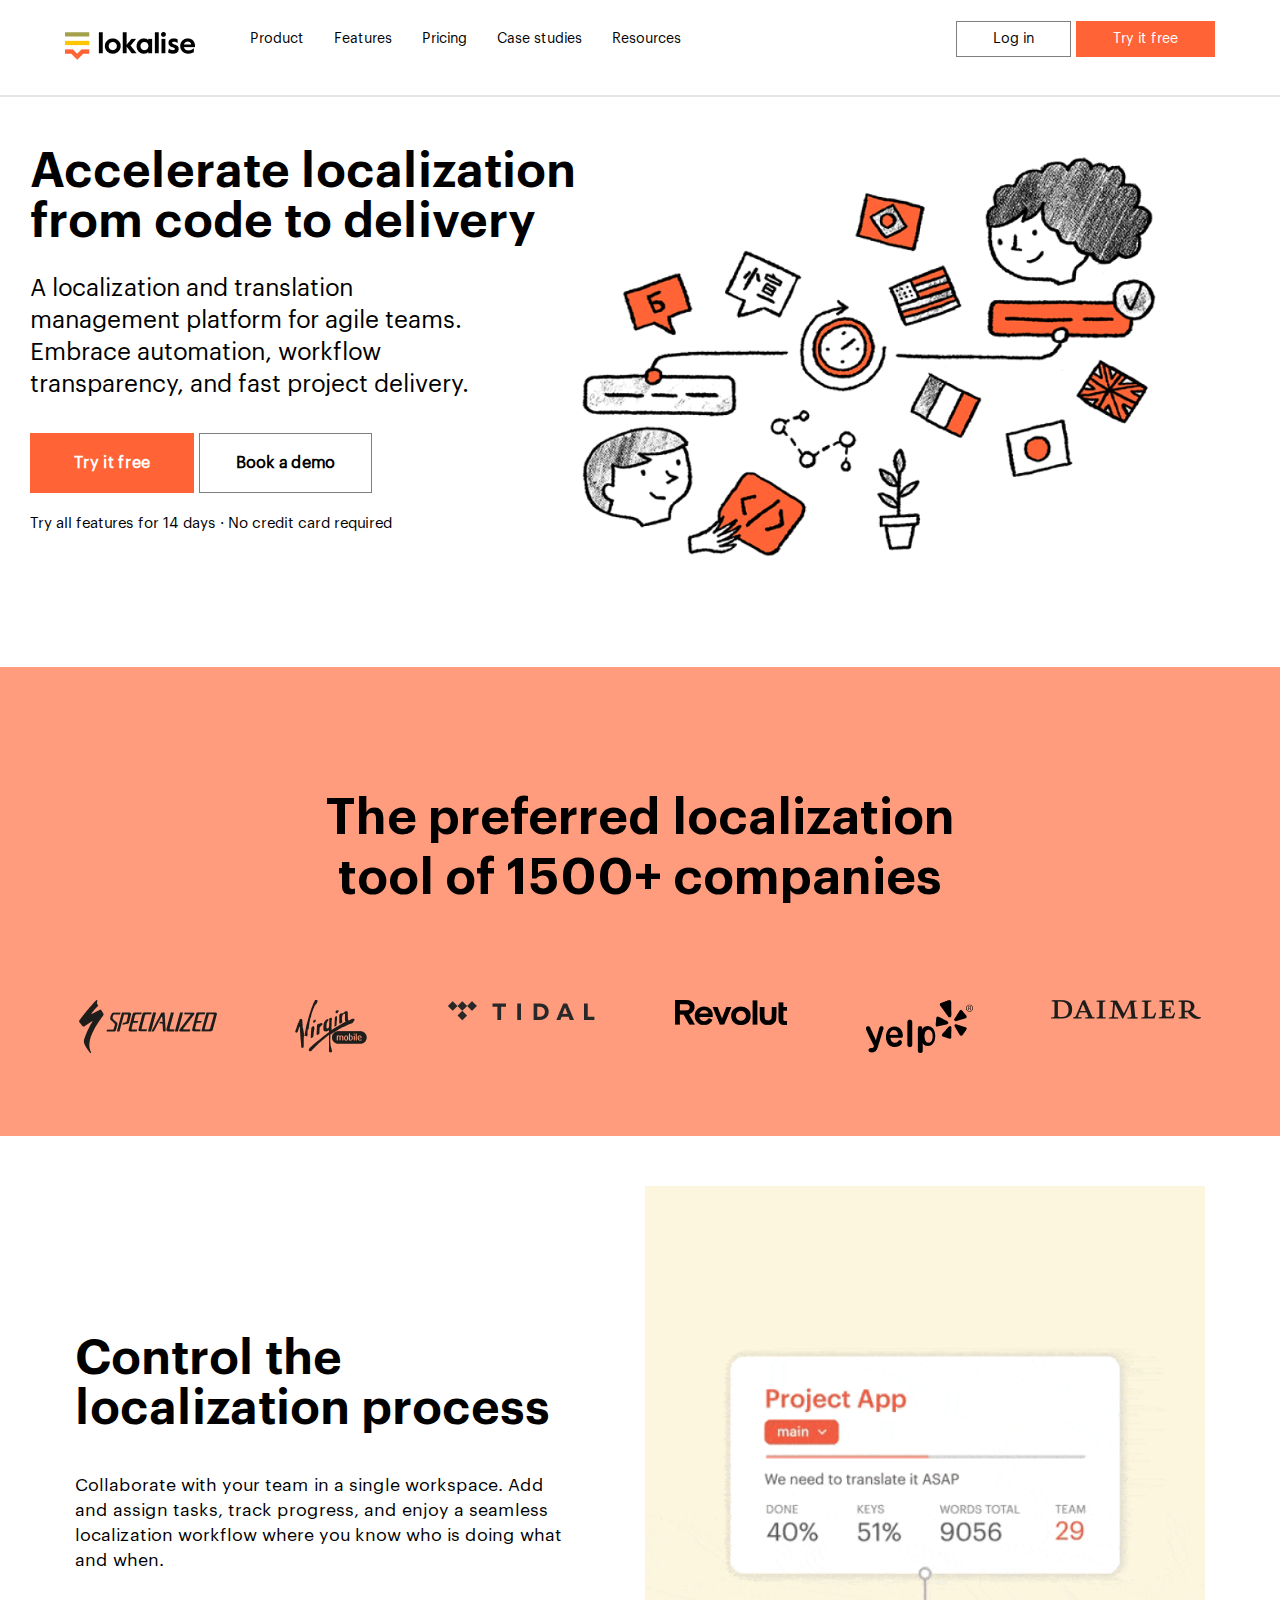
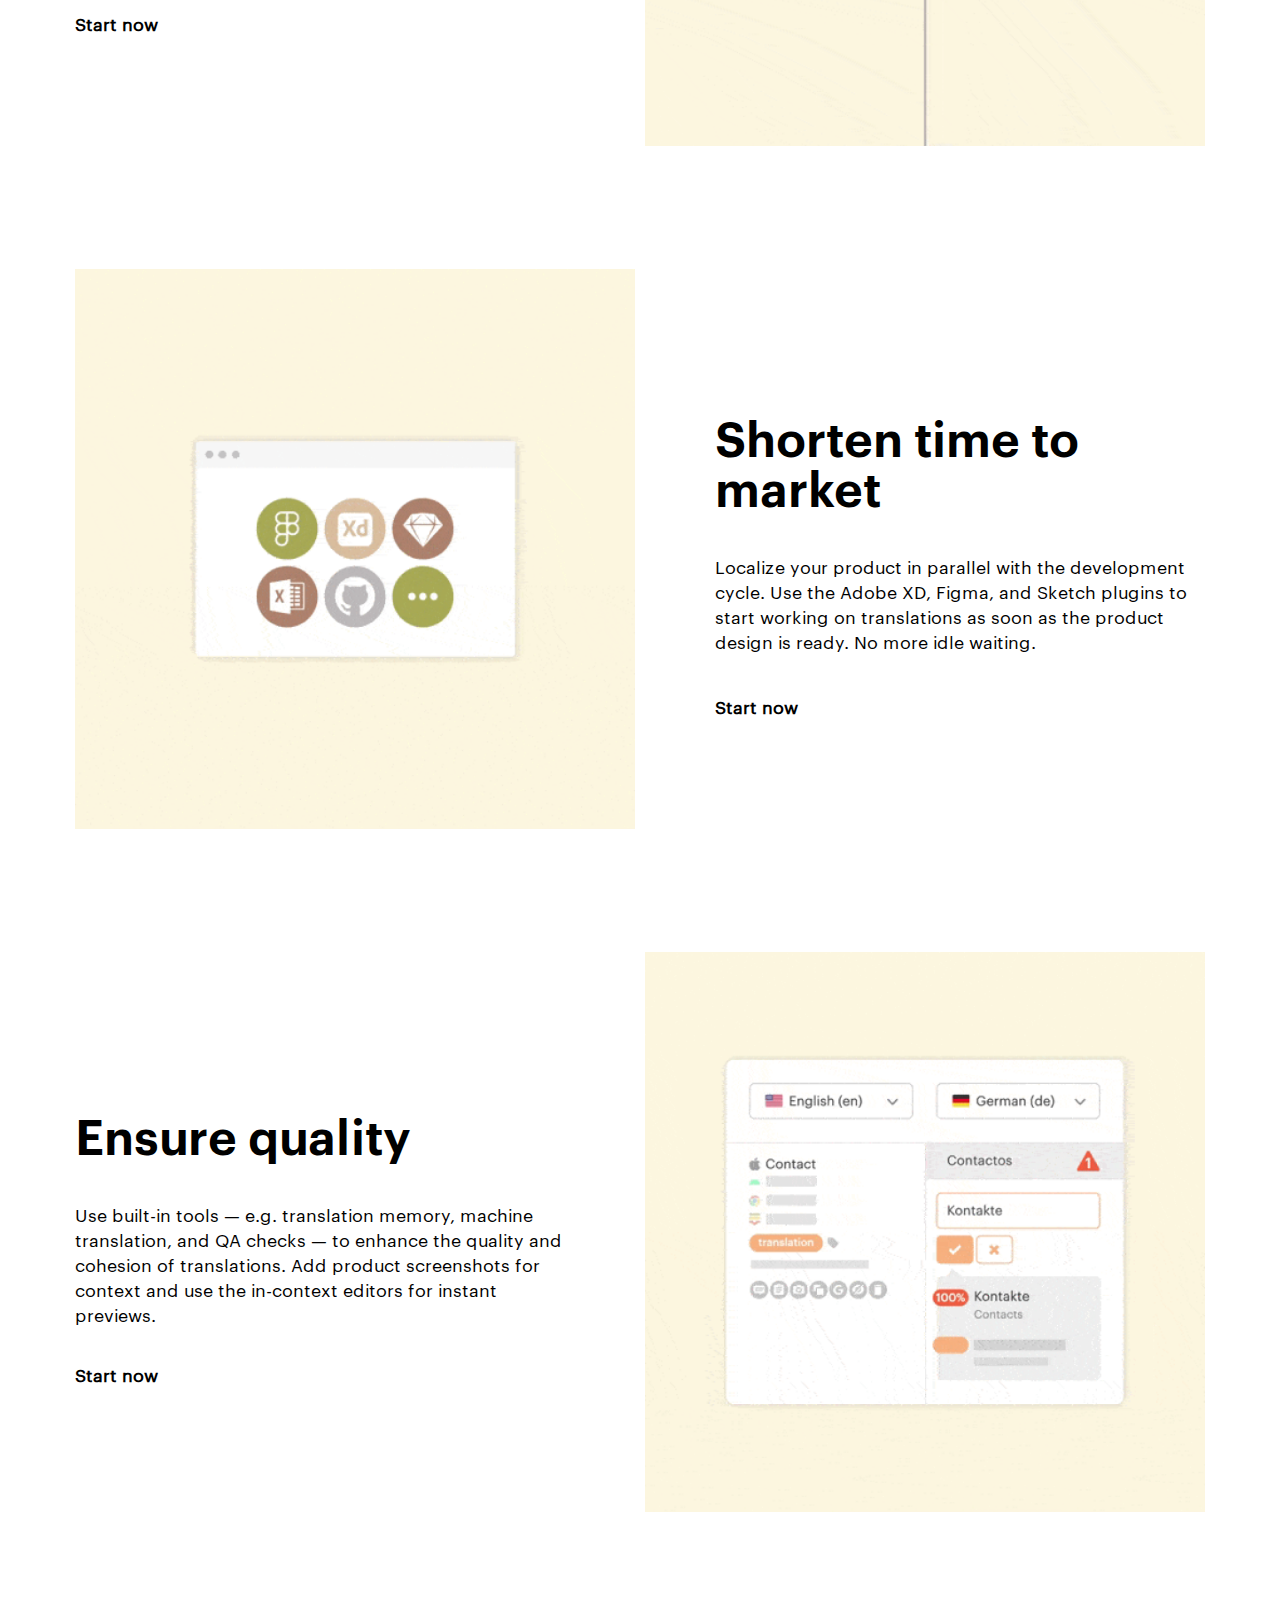
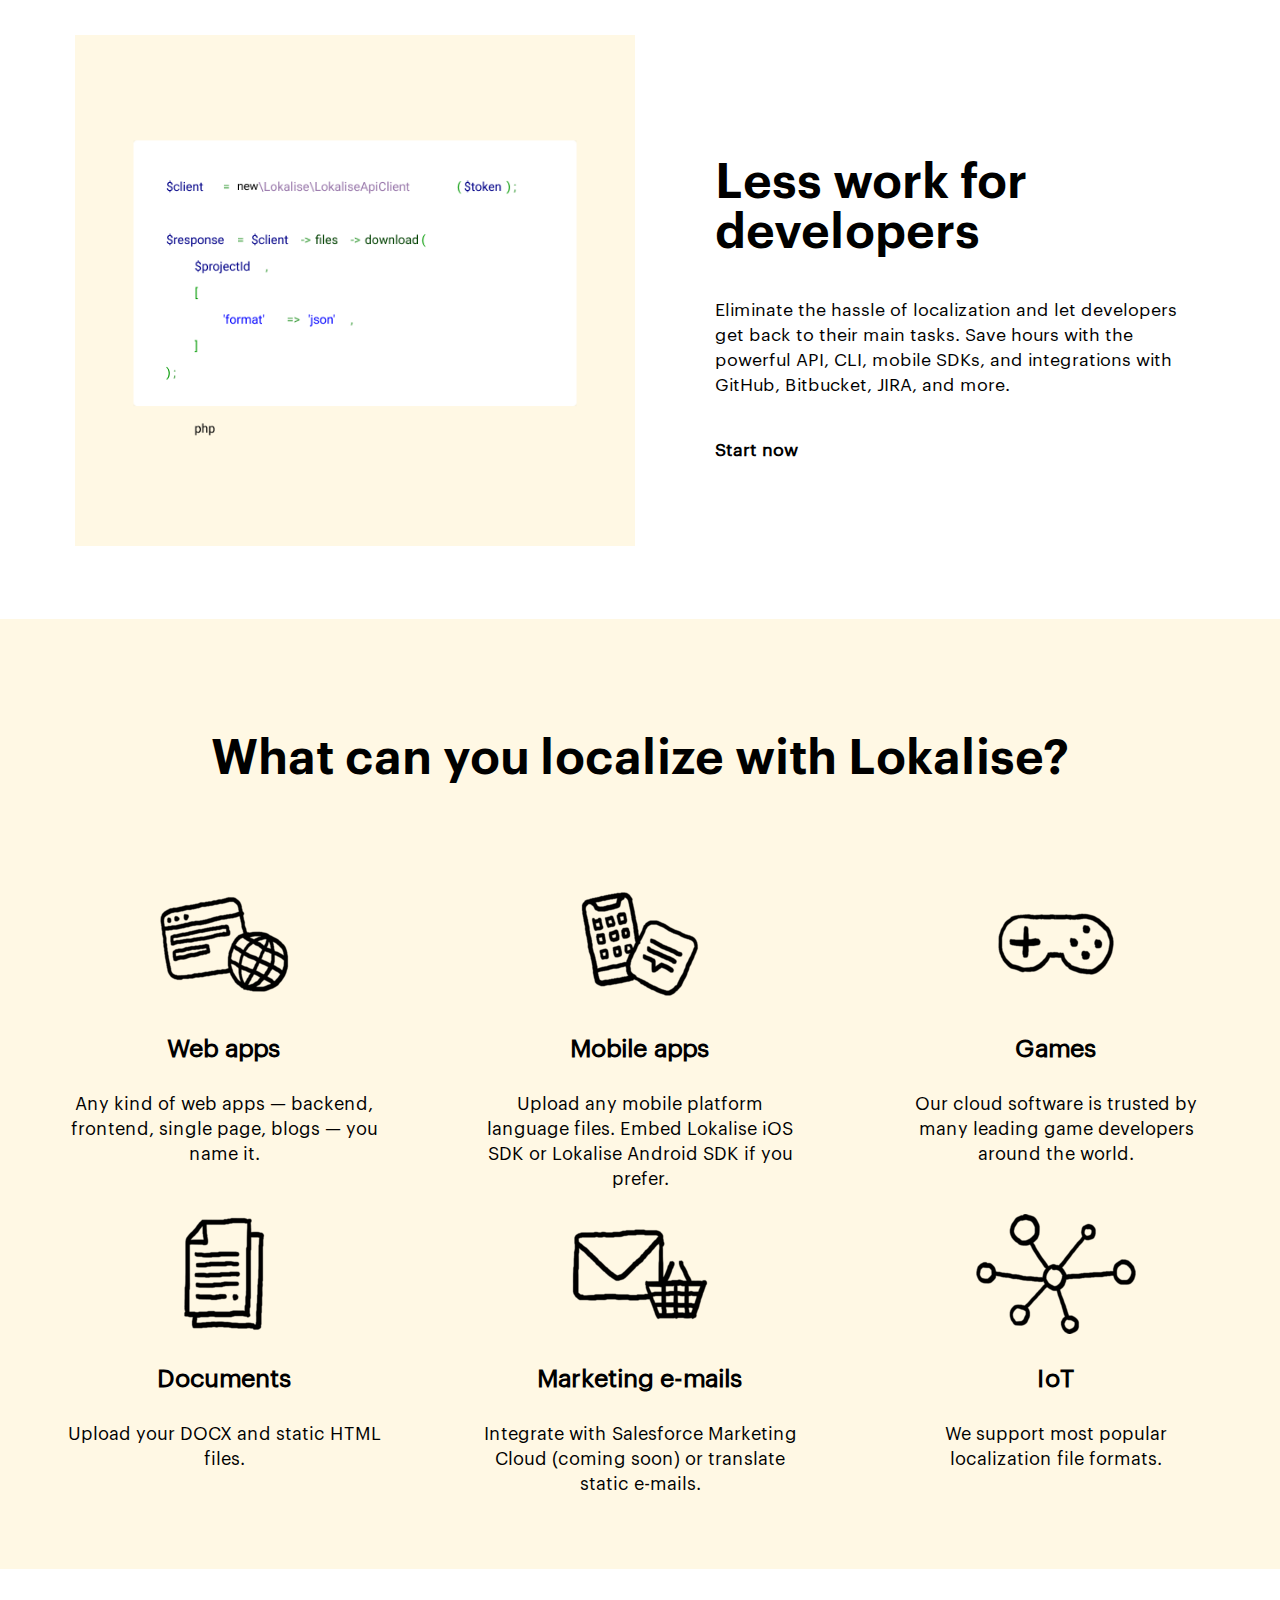
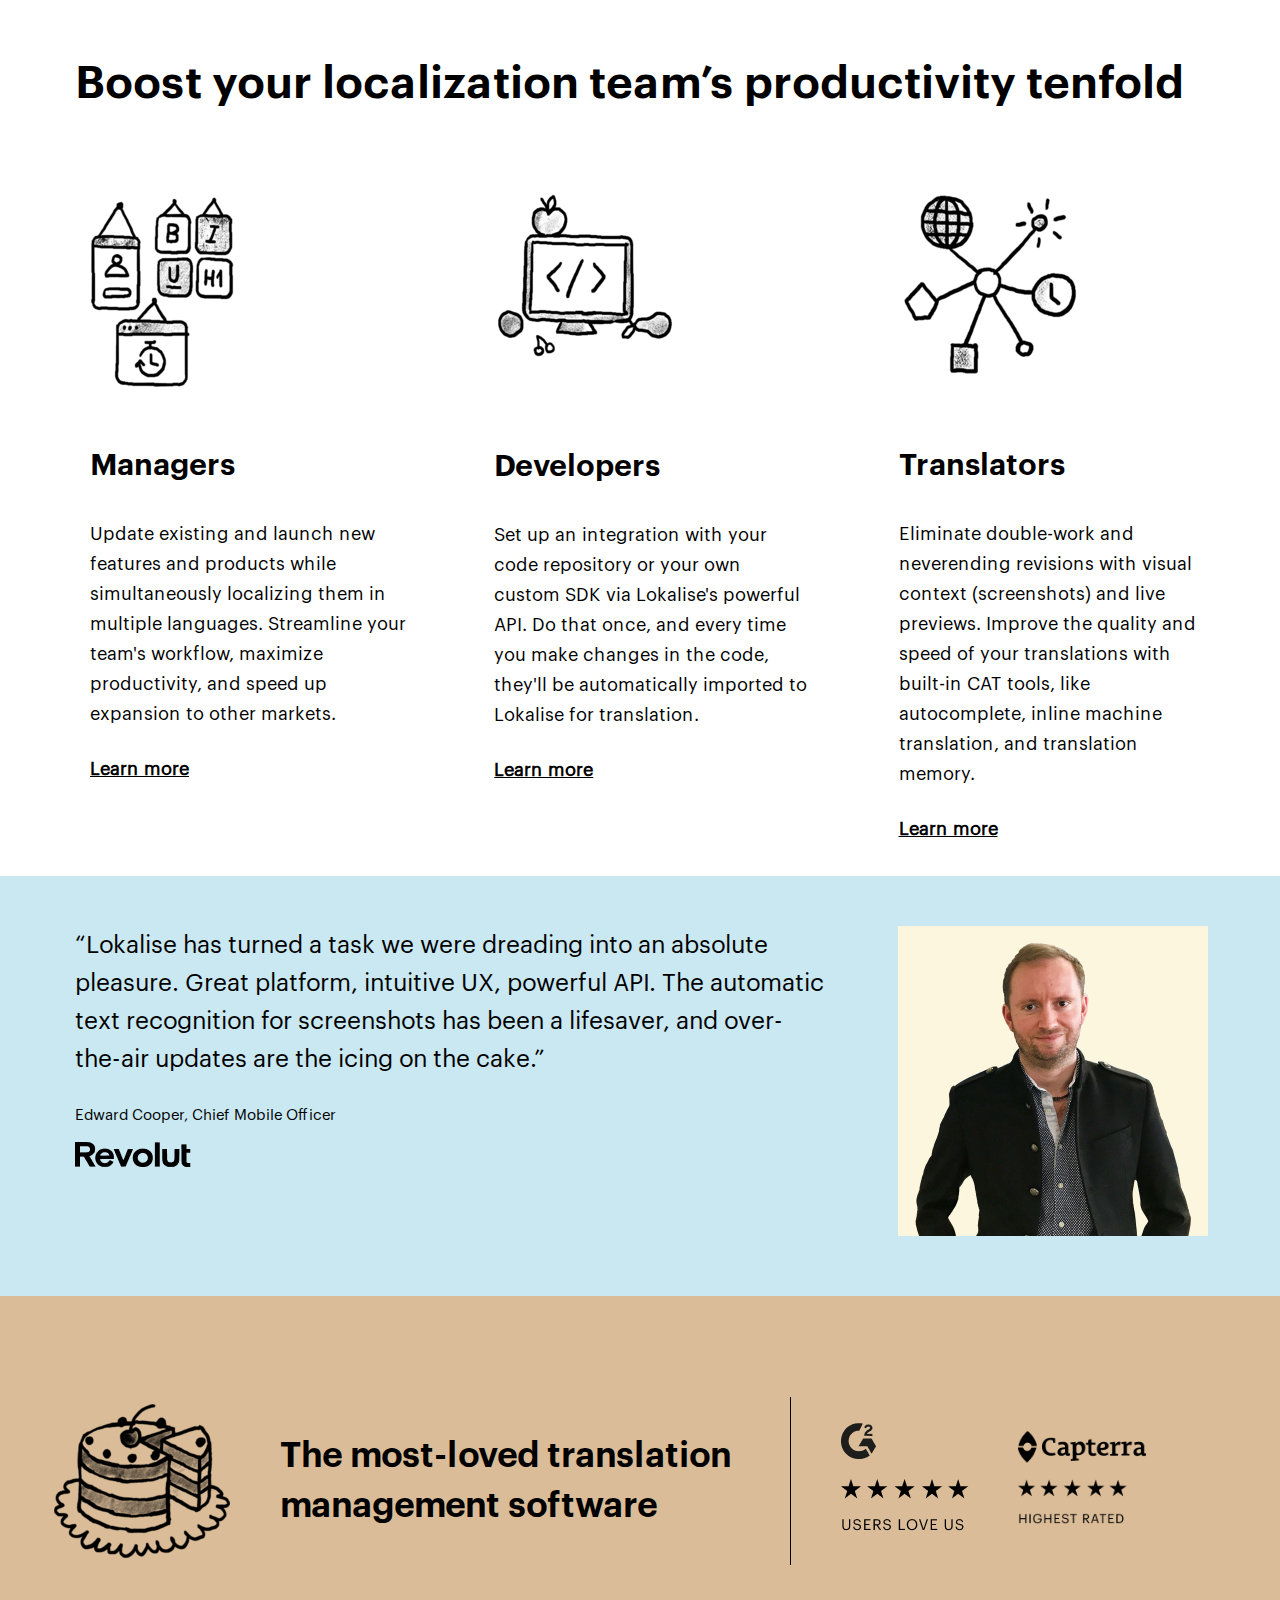
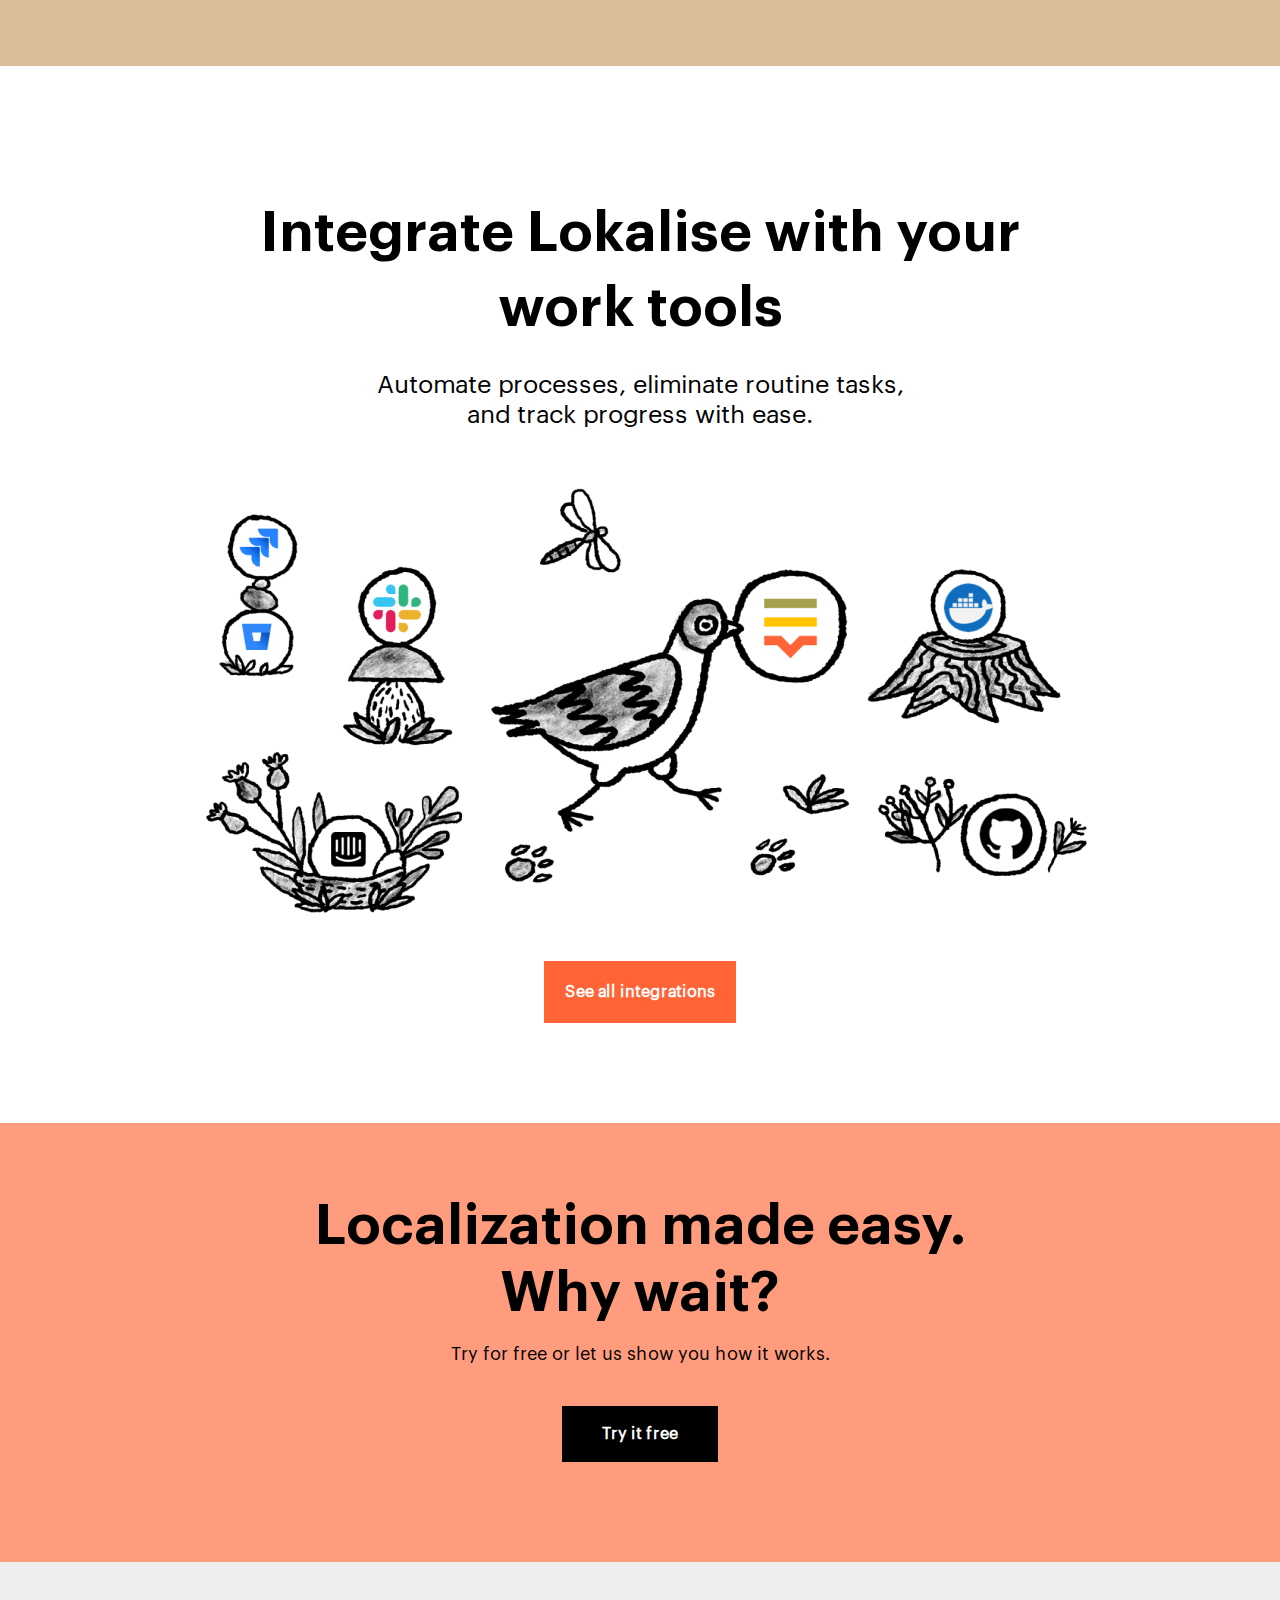
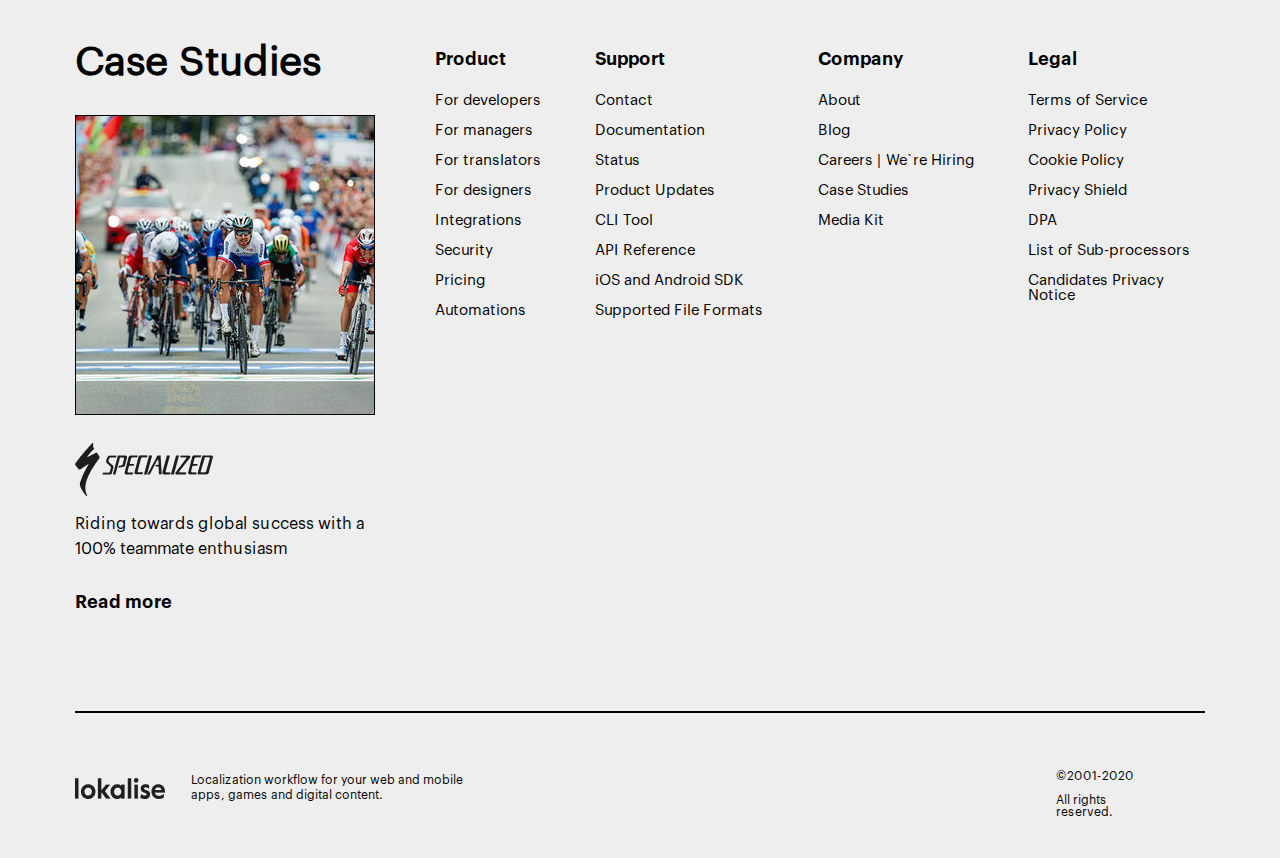
<file: index.html>
<!doctype html>
<html lang="en">
<head>
    <meta charset="UTF-8">
    <meta name="viewport"
          content="width=device-width, user-scalable=no, initial-scale=1.0">
    <meta http-equiv="X-UA-Compatible" content="ie=edge">
    <title>Document</title>
    <link rel="stylesheet" href="css/index.css">
</head>
<body>
<header>
    <div class="container">
        <a href="#">
            <img src="img/Logo.png" alt="" class="logo">
        </a>
        <nav>
            <ul>
                <li>
                    <a href="#">Product</a>
                </li>
                <li>
                    <a href="#">Features</a>
                </li>
                <li>
                    <a href="#">Pricing</a>
                </li>
                <li>
                    <a href="#">Case studies</a>
                </li>
                <li>
                    <a href="#">Resources</a>
                </li>
            </ul>
        </nav>
        <div class="button">
            <div>
                <a href="#" class="button-1">Log in</a>
            </div>
            <div>
                <a href="#" class="button-2">Try it free</a>
            </div>
        </div>
    </div>
</header>
<div class="border"></div>
<main>
    <section>
        <div class="banner">
            <div class="container">
                <div class="banner-text">
                    <h1>Accelerate localization from code to delivery</h1>
                    <div class="banner-text_1">
                        <p>A localization and translation management platform for agile teams. Embrace automation,
                            workflow
                            transparency, and fast project delivery.</p>
                    </div>
                    <div class="button-banner">
                        <div>
                            <a href="#" class="button-3">Try it free</a>
                        </div>
                        <div>
                            <a href="#" class="button-4">Book a demo</a>
                        </div>
                    </div>
                    <div class="banner-text_2">
                        <p>Try all features for 14 days · No credit card required</p>
                    </div>
                </div>
                <div>
                    <img src="img/изображение%201.png" alt="" class="banner-img">
                </div>
            </div>
        </div>
    </section>
    <section class="companies">
        <div class="companies-text">
            <h2>The preferred localization tool of 1500+ companies</h2>
        </div>
        <div class="logo-companies">
            <a href="#">
                <img class="companies__img" src="img/1.png" alt="">
            </a>
            <a href="#">
                <img class="companies__img" src="img/2.png" alt="">
            </a>
            <a href="#">
                <img class="companies__img" src="img/3.png" alt="">
            </a>
            <a href="#">
                <img class="companies__img" src="img/4.png" alt="">
            </a>
            <a href="#">
                <img class="companies__img" src="img/5.png" alt="">
            </a>
            <a href="#">
                <img class="companies__img" src="img/6.png" alt="">
            </a>
        </div>
    </section>
    <section class="article">
        <div class="container-article">
            <div class="article-text">
                <div class="article-text_2">
                    <h2>Control the localization process</h2>
                </div>
                <div class="article-text_3">
                    <p>Collaborate with your team in a single workspace. Add and assign tasks, track progress, and enjoy
                        a seamless localization workflow where you know who is doing what and when.</p>
                </div>
                <div>
                    <a href="#" class="start">Start now</a>
                </div>
            </div>
            <div class="article-img">
                <a href="#">
                    <img src="img/11.png" class="article-images" alt="">
                </a>
            </div>
        </div>
    </section>
    <section class="article">
        <div class="container-article">
            <div class="article-img">
                <a href="#">
                    <img src="img/22.png" class="article-images" alt="">
                </a>
            </div>
            <div class="article-text_1">
                <div class="article-text_2">
                    <h2>Shorten time to market</h2>
                </div>
                <div class="article-text_3">
                    <p>Localize your product in parallel with the development cycle. Use the Adobe XD, Figma, and Sketch
                        plugins to start working on translations as soon as the product design is ready. No more idle
                        waiting.</p>
                </div>
                <div>
                    <a href="#" class="start">Start now</a>
                </div>
            </div>
        </div>
    </section>
    <section class="article">
        <div class="container-article">
            <div class="article-text">
                <div class="article-text_2">
                    <h2>Ensure quality</h2>
                </div>
                <div class="article-text_3">
                    <p>Use built-in tools — e.g. translation memory, machine translation, and QA checks — to enhance the
                        quality and cohesion of translations. Add product screenshots for context and use the in-context
                        editors for instant previews.
                    </p>
                </div>
                <div>
                    <a href="#" class="start">Start now</a>
                </div>
            </div>
            <div class="article-img">
                <a href="#">
                    <img src="img/33.png" class="article-images" alt="">
                </a>
            </div>
        </div>
    </section>
    <section class="article">
        <div class="container-article">
            <div class="article-img">
                <a href="#">
                    <img src="img/44.png" class="article-images" alt="">
                </a>
            </div>
            <div class="article-text_1">
                <div class="article-text_2">
                    <h2>Less work for developers</h2>
                </div>
                <div class="article-text_3">
                    <p>Eliminate the hassle of localization and let developers get back to their main tasks. Save hours
                        with the powerful API, CLI, mobile SDKs, and integrations with GitHub, Bitbucket, JIRA, and
                        more.
                    </p>
                </div>
                <div>
                    <a href="#" class="start">Start now</a>
                </div>
            </div>
        </div>
    </section>
    <section>
        <div class="container-card">
            <div class="card-text">
                <h2>What can you localize with Lokalise?</h2>
            </div>
            <div class="row">
                <div class="col-4">
                    <div class="card">
                        <div class="card-img">
                            <img src="img/Rectangle%201.png" alt="">
                        </div>
                        <div class="card__title">Web apps</div>
                        <div class="card__description">Any kind of web apps — backend, frontend, single page, blogs —
                            you name it.
                        </div>
                    </div>
                </div>
                <div class="col-4">
                    <div class="card">
                        <div class="card-img">
                            <img src="img/Rectangle%202.png" alt="">
                        </div>
                        <div class="card__title">Mobile apps</div>
                        <div class="card__description">Upload any mobile platform language files. Embed Lokalise iOS SDK
                            or Lokalise Android SDK if you prefer.
                        </div>
                    </div>
                </div>
                <div class="col-4">
                    <div class="card">
                        <div class="card-img">
                            <img src="img/Rectangle%203.png" alt="">
                        </div>
                        <div class="card__title">Games</div>
                        <div class="card__description">Our cloud software is trusted by many leading game developers
                            around the world.
                        </div>
                    </div>
                </div>
                <div class="col-4">
                    <div class="card">
                        <div class="card-img">
                            <img src="img/Rectangle%204.png" alt="">
                        </div>
                        <div class="card__title">Documents</div>
                        <div class="card__description">Upload your DOCX and static HTML files.</div>
                    </div>
                </div>
                <div class="col-4">
                    <div class="card">
                        <div class="card-img">
                            <img src="img/Rectangle%205.png" alt="">
                        </div>
                        <div class="card__title">Marketing e-mails</div>
                        <div class="card__description">Integrate with Salesforce Marketing Cloud (coming soon) or
                            translate static e-mails.
                        </div>
                    </div>
                </div>
                <div class="col-4">
                    <div class="card">
                        <div class="card-img">
                            <img src="img/Rectangle%206.png" alt="">
                        </div>
                        <div class="card__title">IoT</div>
                        <div class="card__description">We support most popular localization file formats.</div>
                    </div>
                </div>
            </div>
        </div>
    </section>
    <section class="prod">
        <div class="container-prod">
            <div class="prod-text">
                <h2>Boost your localization team’s productivity tenfold</h2>
            </div>
            <div class="row-1">
                <div class="col-4">
                    <div class="card-1">
                        <div class="card-img">
                            <img src="img/p1.png" alt="">
                        </div>
                        <div class="card__title-1">Managers</div>
                        <div class="card__description-1">
                            Update existing and launch new features and products while
                            simultaneously localizing them in multiple languages. Streamline your team's workflow,
                                maximize productivity, and speed up expansion to other markets.
                        </div>
                        <a href="#" class="learn">Learn more</a>
                    </div>
                </div>
                <div class="col-4">
                    <div class="card-1">
                        <div class="card-img">
                            <img src="img/p2.png" alt="" class="img-p2">
                        </div>
                        <div class="card__title-1">Developers</div>
                        <div class="card__description-1">Set up an integration with your code repository or your own
                            custom SDK via Lokalise's powerful API. Do that once, and every time you make changes in the
                            code, they'll be automatically imported to Lokalise for translation.
                        </div>
                        <a href="#" class="learn">Learn more</a>
                    </div>
                </div>
                <div class="col-4">
                    <div class="card-1">
                        <div class="card-img">
                            <img src="img/p3.png" alt="" class="img-p3">
                        </div>
                        <div class="card__title-1">Translators</div>
                        <div class="card__description-1">Eliminate double-work and neverending revisions with visual
                            context (screenshots) and live previews. Improve the quality and speed of your translations
                            with built-in CAT tools, like autocomplete, inline machine translation, and translation
                            memory.
                        </div>
                        <a href="#" class="learn">Learn more</a>
                    </div>
                </div>
            </div>
        </div>
    </section>
    <section class="chief">
        <div class="container-chief">
            <div class="chief-text">
                <h3>“Lokalise has turned a task we were dreading into an absolute pleasure. Great platform, intuitive
                    UX,
                    powerful API. The automatic text recognition for screenshots has been a lifesaver, and over-the-air
                    updates are the icing on the cake.”</h3>
            </div>
            <div class="chief-text_1">
                <p>Edward Cooper, Chief Mobile Officer</p>
            </div>
            <a href="#">
                <img src="img/logo1.png" class="chief-logo" alt="">
            </a>
            <a href="#">
                <img src="img/foto.png" class="chief-photo" alt="">
            </a>
        </div>
    </section>
    <section class="software">
        <div class="container-software">
            <img src="img/Frame%201.png" alt="" class="frame-1">
            <div class="software-text">
                <h3>The most-loved translation management software</h3>
            </div>
            <img src="img/Frame%202.png" alt="" >
            <img src="img/Frame%203.png" class="software-img" alt="">
            <img src="img/Frame%204.png" class="software-img" alt="">
        </div>
    </section>
    <section>
        <div class="container-bird">
            <div class="bird-text">
                <h1>Integrate Lokalise with your work tools</h1>
            </div>
            <div class="bird-text_1">
                <p>Automate processes, eliminate routine tasks, and track progress with ease.</p>
            </div>
            <a href="#">
                <img src="img/изображение%202.png" class="bird-img" alt="">
            </a>
            <a href="#" class="button-5">See all integrations</a>
        </div>
    </section>
    <section>
        <div class="container-next">
            <div class="next-text">
                <h1>Localization made easy. Why wait?</h1>
            </div>
            <div class="next-text_1">
                <p>Try for free or let us show you how it works.</p>
            </div>
            <a href="#" class="button-6">Try it free</a>
        </div>
    </section>
</main>
<footer>
    <div class="footer">
        <div class="footer-logo">
            <div class="footer-text">
                <h4>Case Studies</h4>
            </div>
            <img src="img/footer.png" alt="" class="footer-img">
            <img src="img/1.png" alt="">
            <div class="footer-text_1">
                <p>Riding towards global success with a 100% teammate enthusiasm</p>
            </div>
            <a href="#" class="read">Read more</a>
        </div>
        <nav>
            <ul class="item">
                <li>
                    <a href="" class="product">Product</a>
                </li>
                <li>
                    <a href="#" class="nav">For developers</a>
                </li>
                <li>
                    <a href="#" class="nav">For managers</a>
                </li>
                <li>
                    <a href="#" class="nav">For translators</a>
                </li>
                <li>
                    <a href="#" class="nav">For designers</a>
                </li>
                <li>
                    <a href="#" class="nav">Integrations</a>
                </li>
                <li>
                    <a href="#" class="nav">Security</a>
                </li>
                <li>
                    <a href="#" class="nav">Pricing</a>
                </li>
                <li>
                    <a href="#" class="nav">Automations</a>
                </li>
            </ul>
        </nav>
        <nav>
            <ul class="item">
                <li>
                    <a href="" class="product">Support</a>
                </li>
                <li>
                    <a href="#" class="nav">Contact</a>
                </li>
                <li>
                    <a href="#" class="nav">Documentation</a>
                </li>
                <li>
                    <a href="#" class="nav">Status</a>
                </li>
                <li>
                    <a href="#" class="nav">Product Updates</a>
                </li>
                <li>
                    <a href="#" class="nav">CLI Tool</a>
                </li>
                <li>
                    <a href="#" class="nav">API Reference</a>
                </li>
                <li>
                    <a href="#" class="nav">iOS and Android SDK</a>
                </li>
                <li>
                    <a href="#" class="nav">Supported File Formats</a>
                </li>
            </ul>
        </nav>
        <nav>
            <ul class="item">
                <li>
                    <a href="" class="product">Company</a>
                </li>
                <li>
                    <a href="#" class="nav">About</a>
                </li>
                <li>
                    <a href="#" class="nav">Blog</a>
                </li>
                <li>
                    <a href="#" class="nav">Careers | We`re Hiring</a>
                </li>
                <li>
                    <a href="#" class="nav">Case Studies</a>
                </li>
                <li>
                    <a href="#" class="nav">Media Kit</a>
                </li>
            </ul>
        </nav>
        <nav>
            <ul class="item">
                <li>
                    <a href="" class="product">Legal</a>
                </li>
                <li>
                    <a href="#" class="nav">Terms of Service</a>
                </li>
                <li>
                    <a href="#" class="nav">Privacy Policy</a>
                </li>
                <li>
                    <a href="#" class="nav">Cookie Policy</a>
                </li>
                <li>
                    <a href="#" class="nav">Privacy Shield</a>
                </li>
                <li>
                    <a href="#" class="nav">DPA</a>
                </li>
                <li>
                    <a href="#" class="nav">List of Sub-processors</a>
                </li>
                <li>
                    <a href="#" class="nav-1">Candidates Privacy Notice</a>
                </li>
            </ul>
        </nav>
    </div>
    <div class="border-1"></div>
    <div class="end">
        <img src="img/footer%20logo.png" class="end__logo" alt="">
        <div class="end-text">
            <p>Localization workflow for your web and mobile apps, games and digital content.</p>
        </div>
        <div class="end-text_1">
            <p>©2001-2020</p>
            <p>All rights reserved.</p>
        </div>
    </div>
</footer>
</body>
</html>
</file>
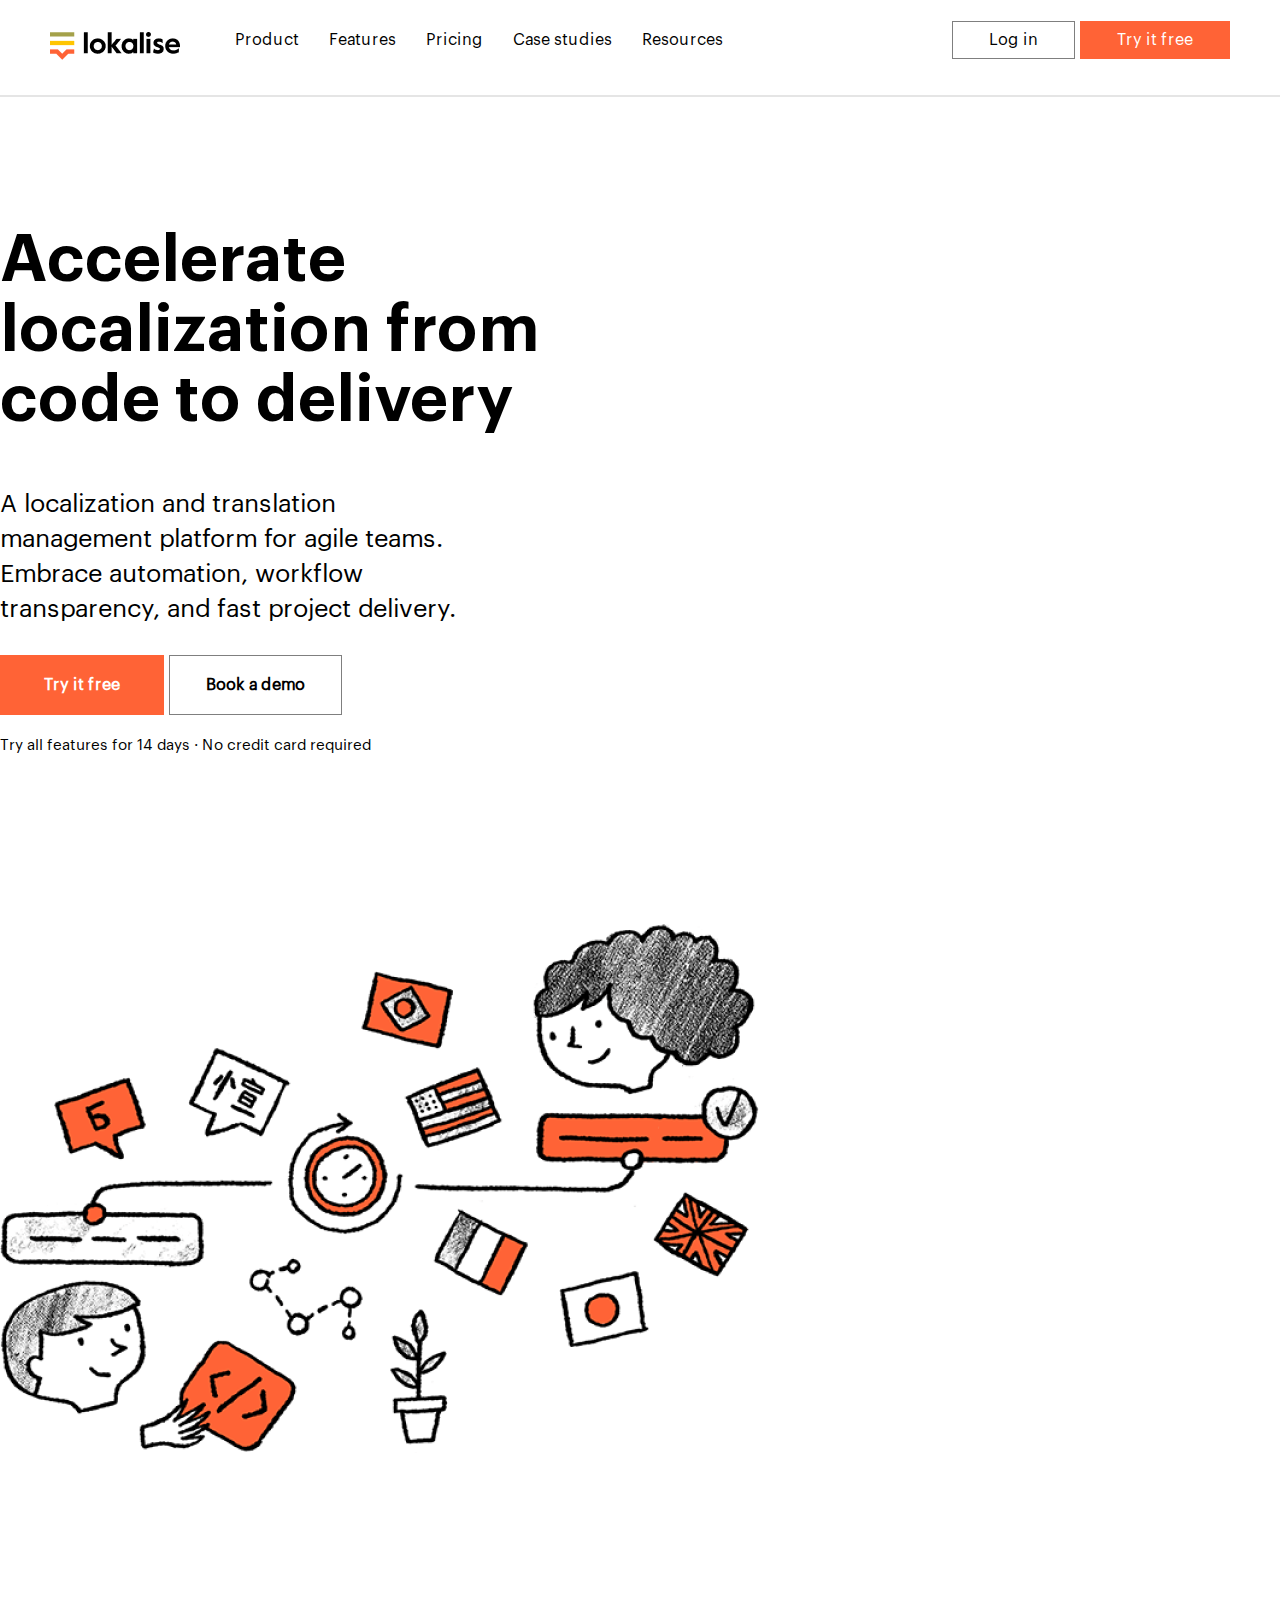
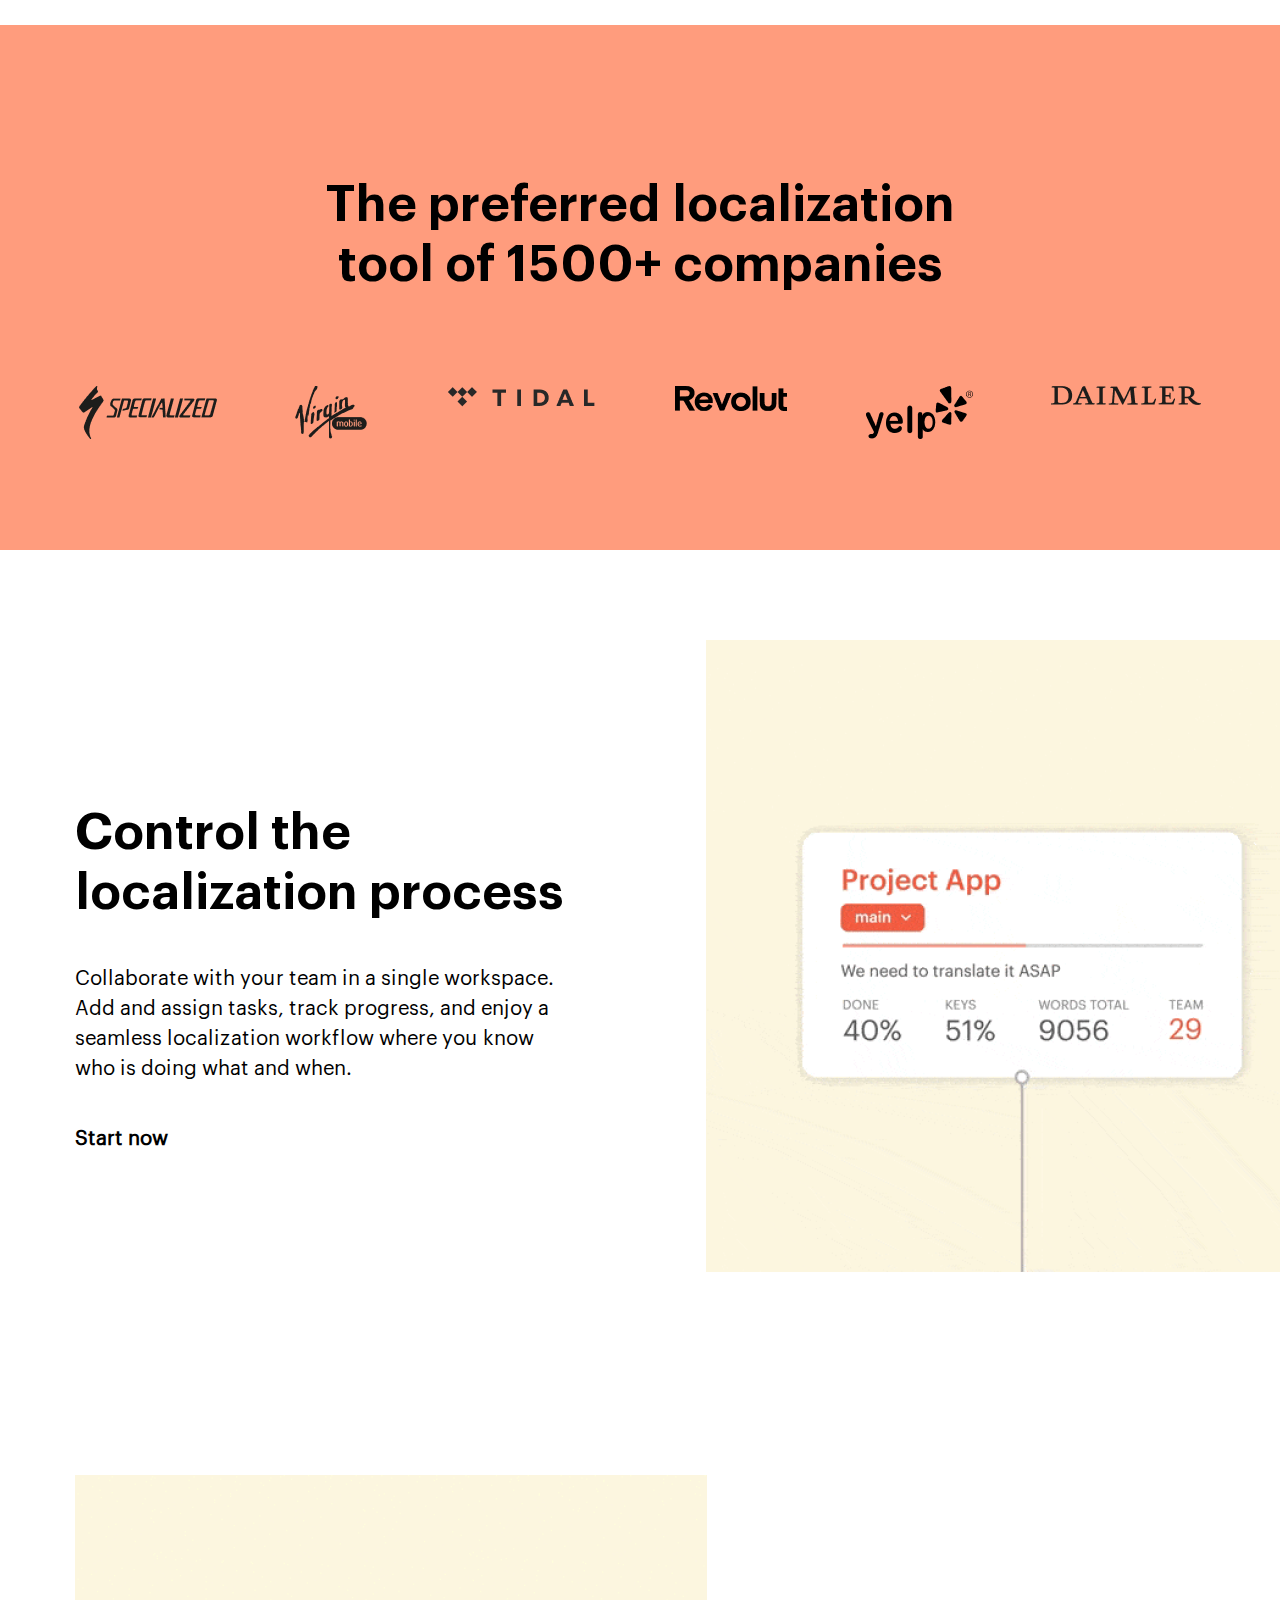
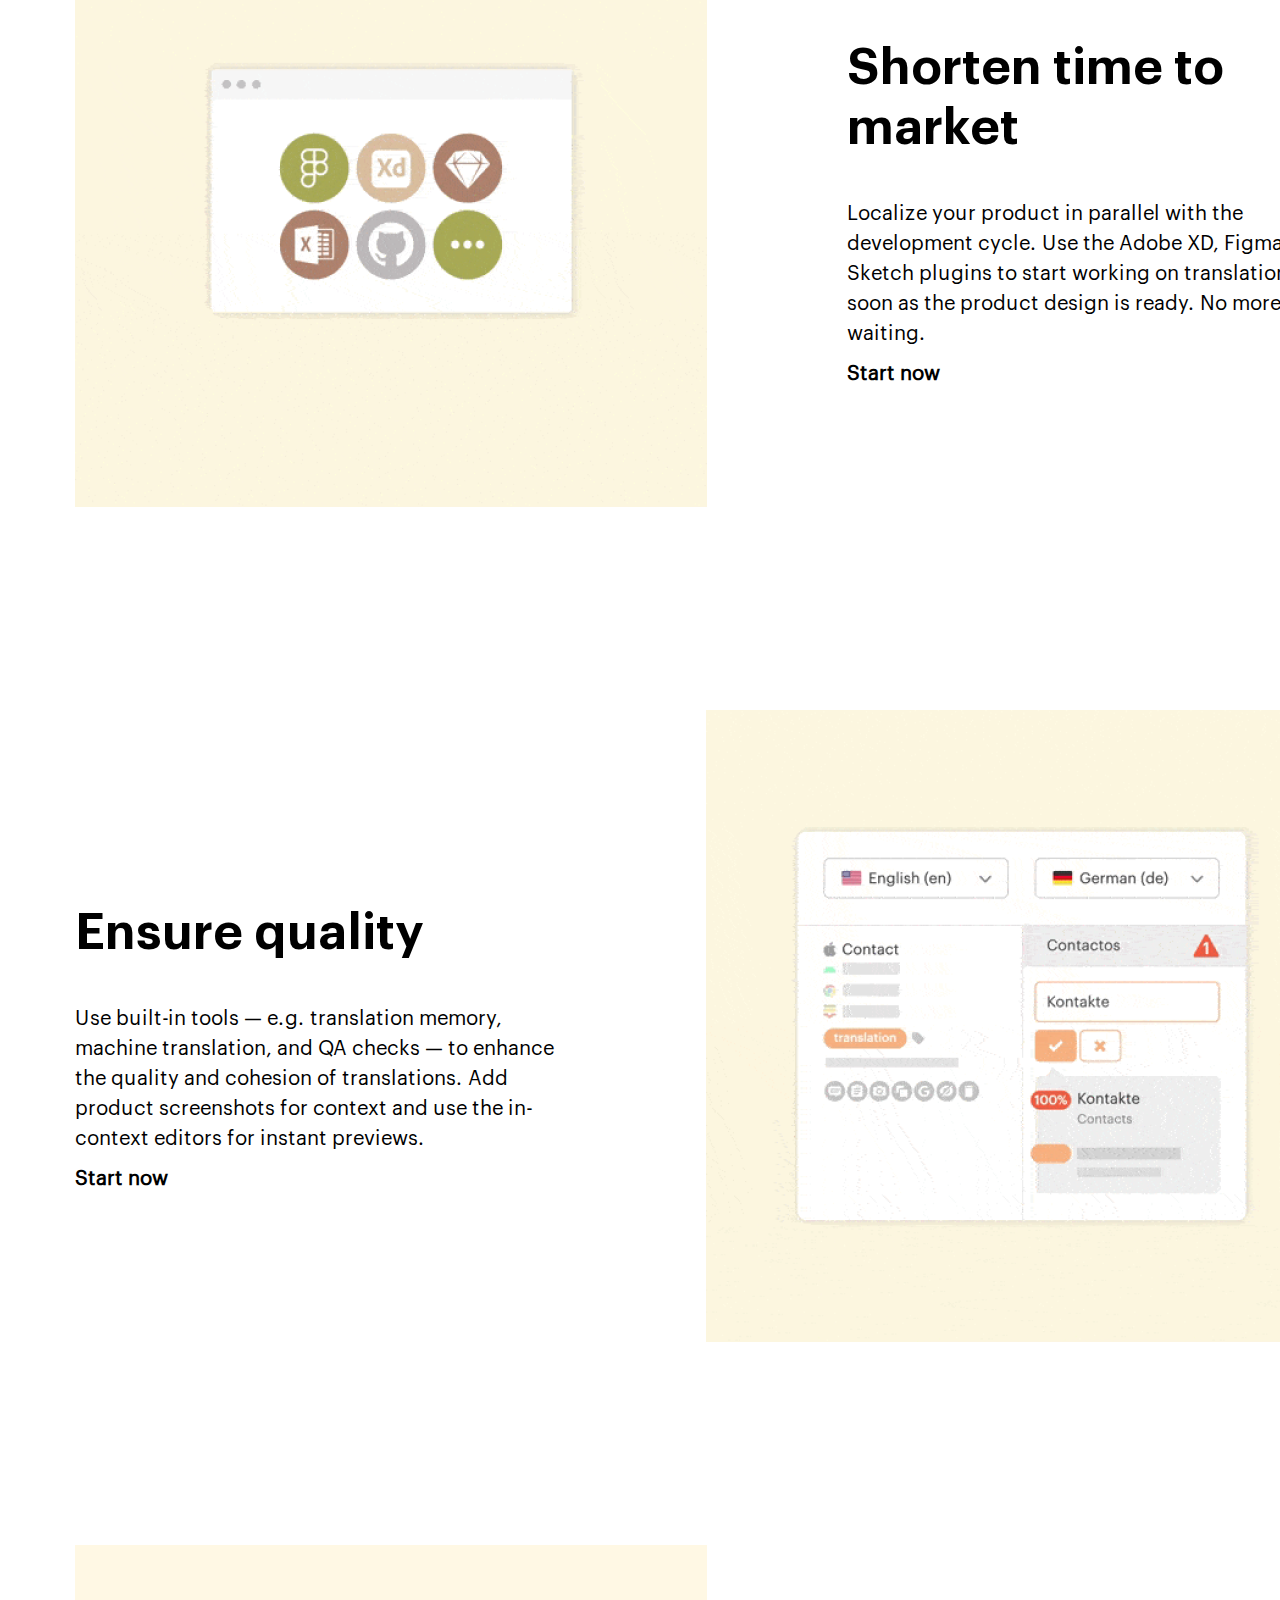
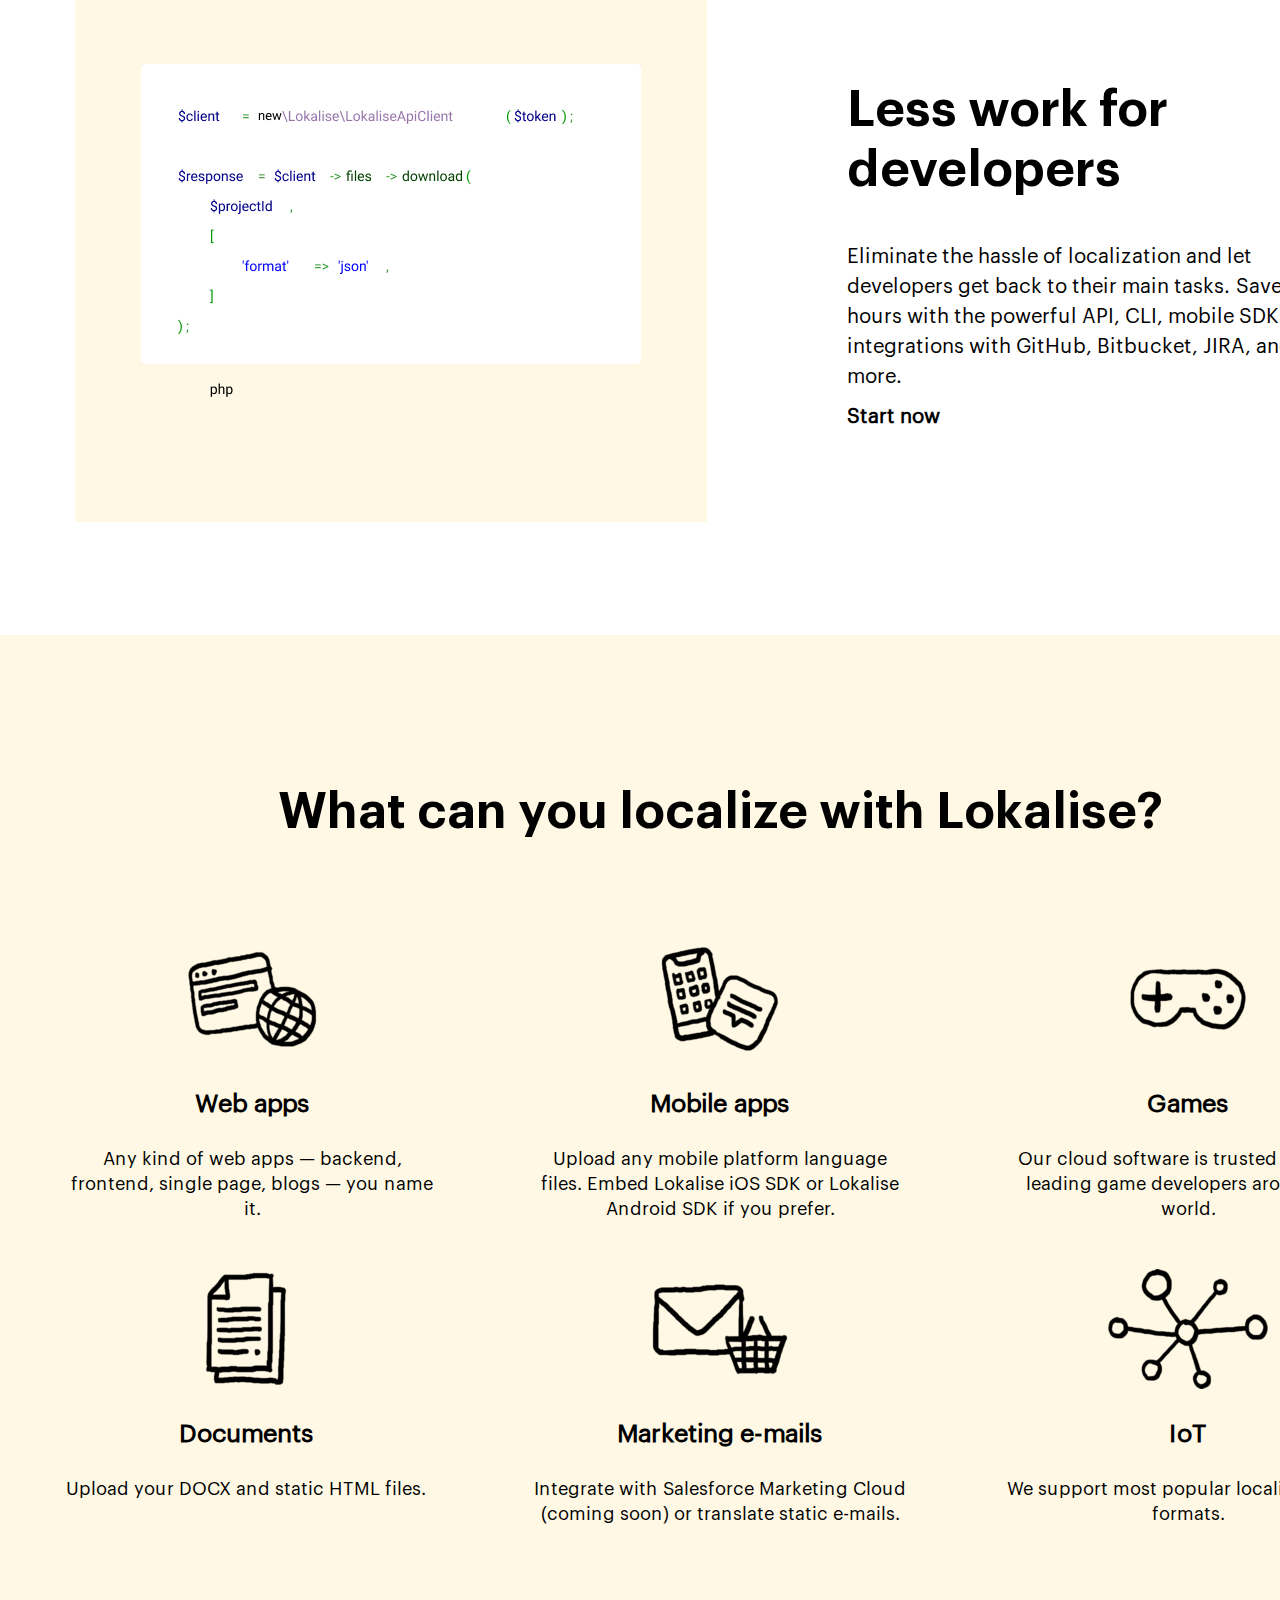
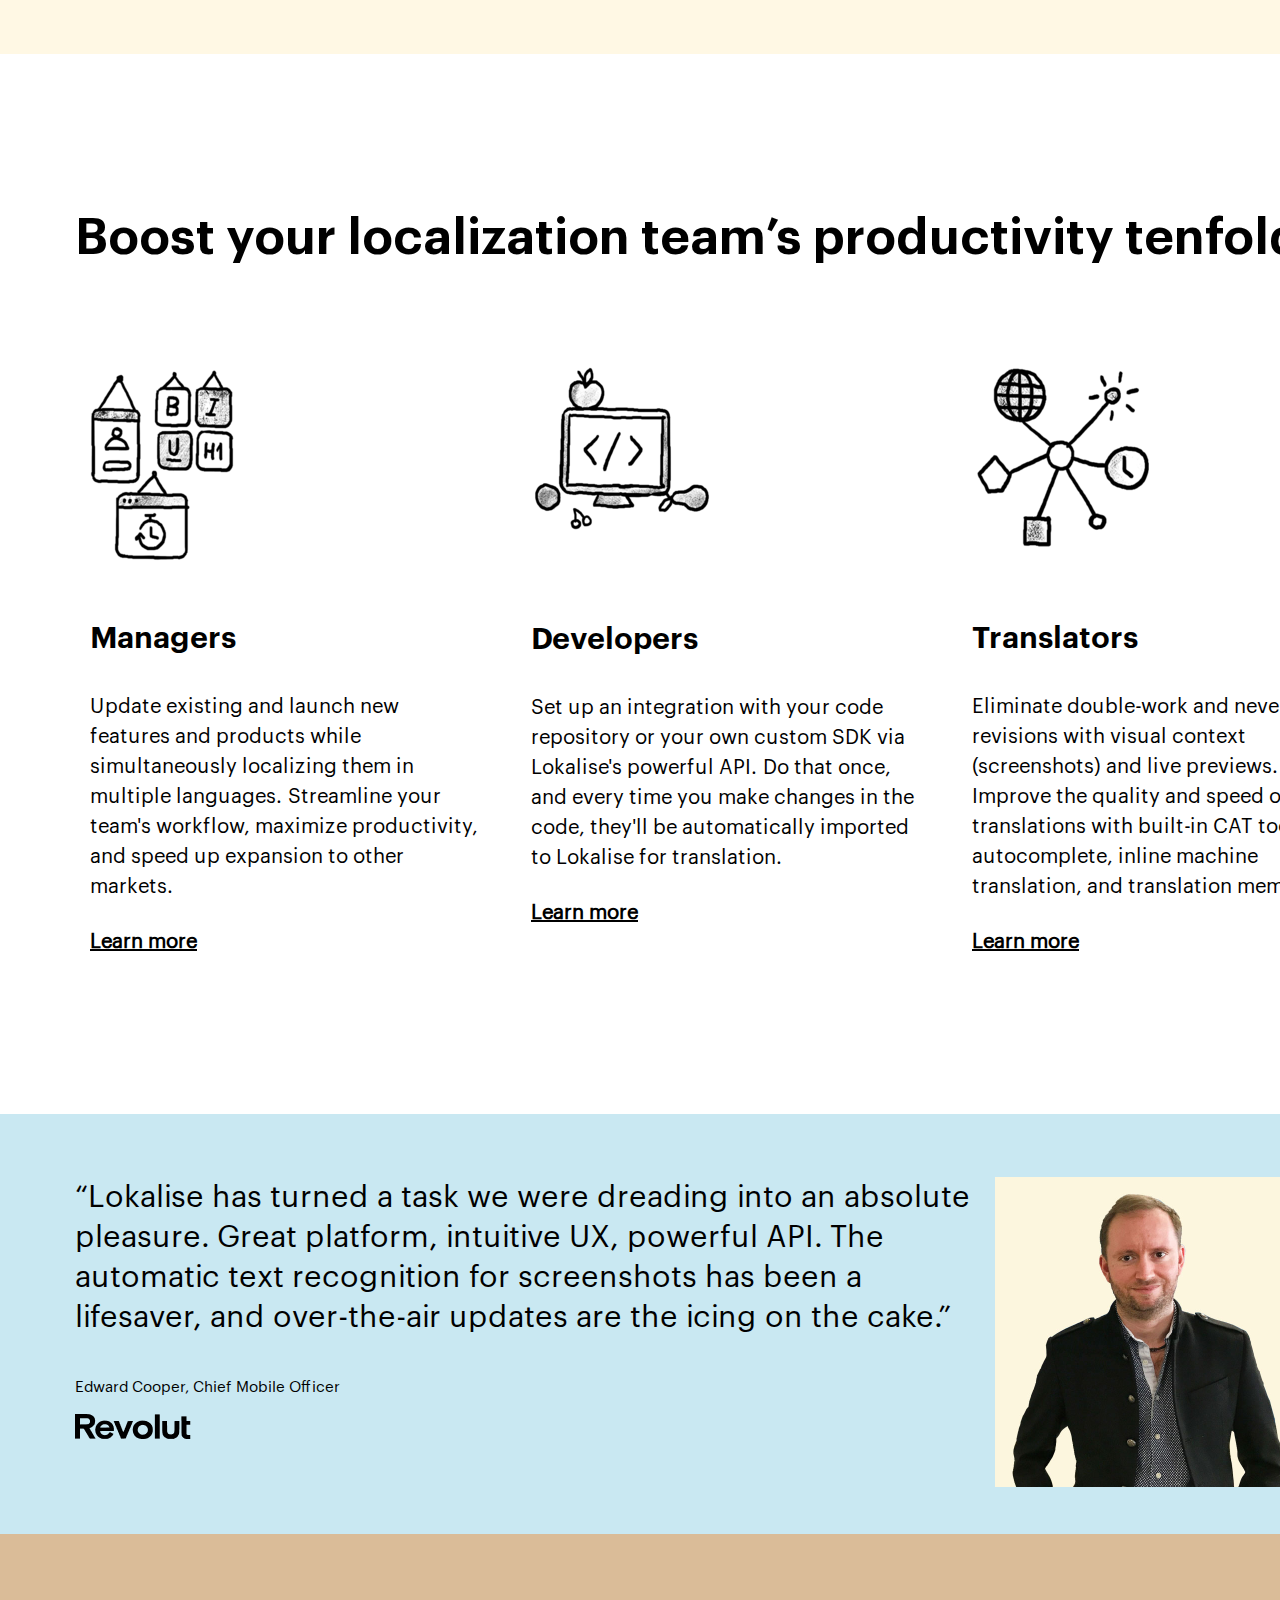
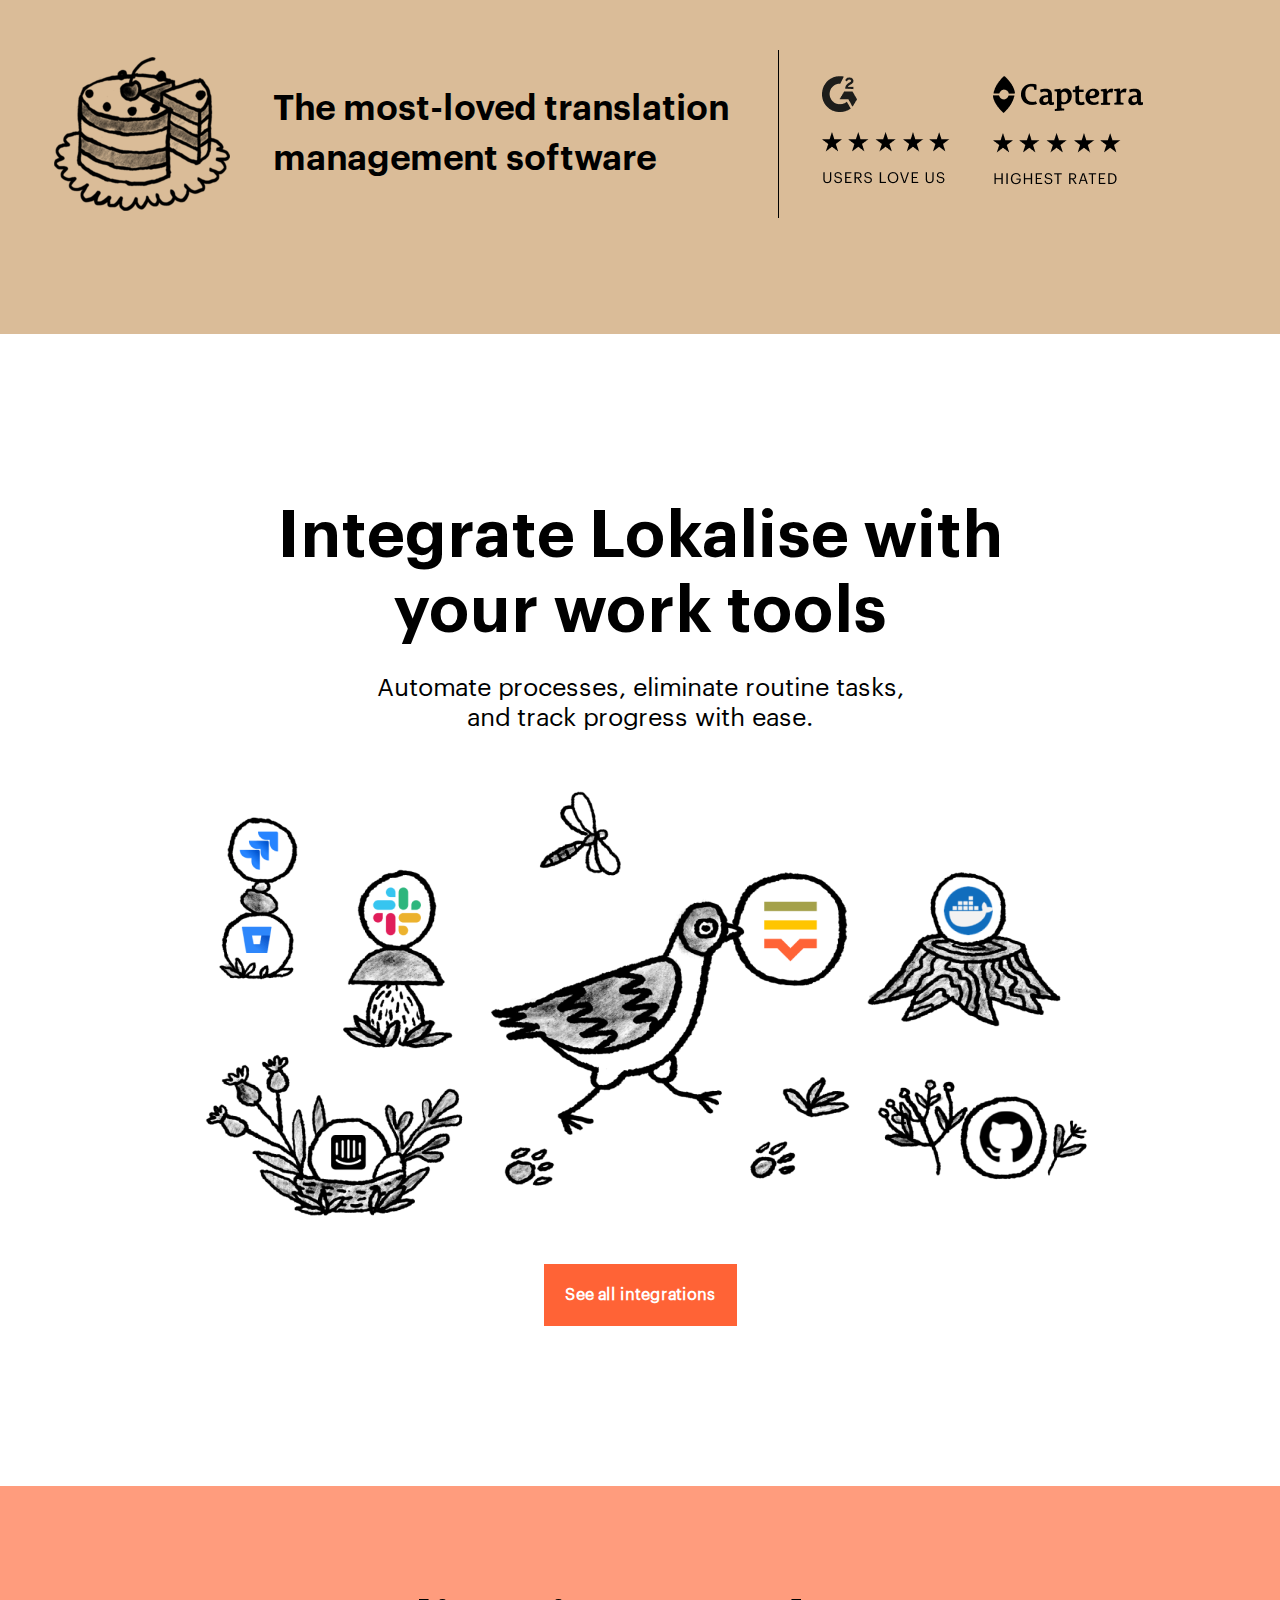
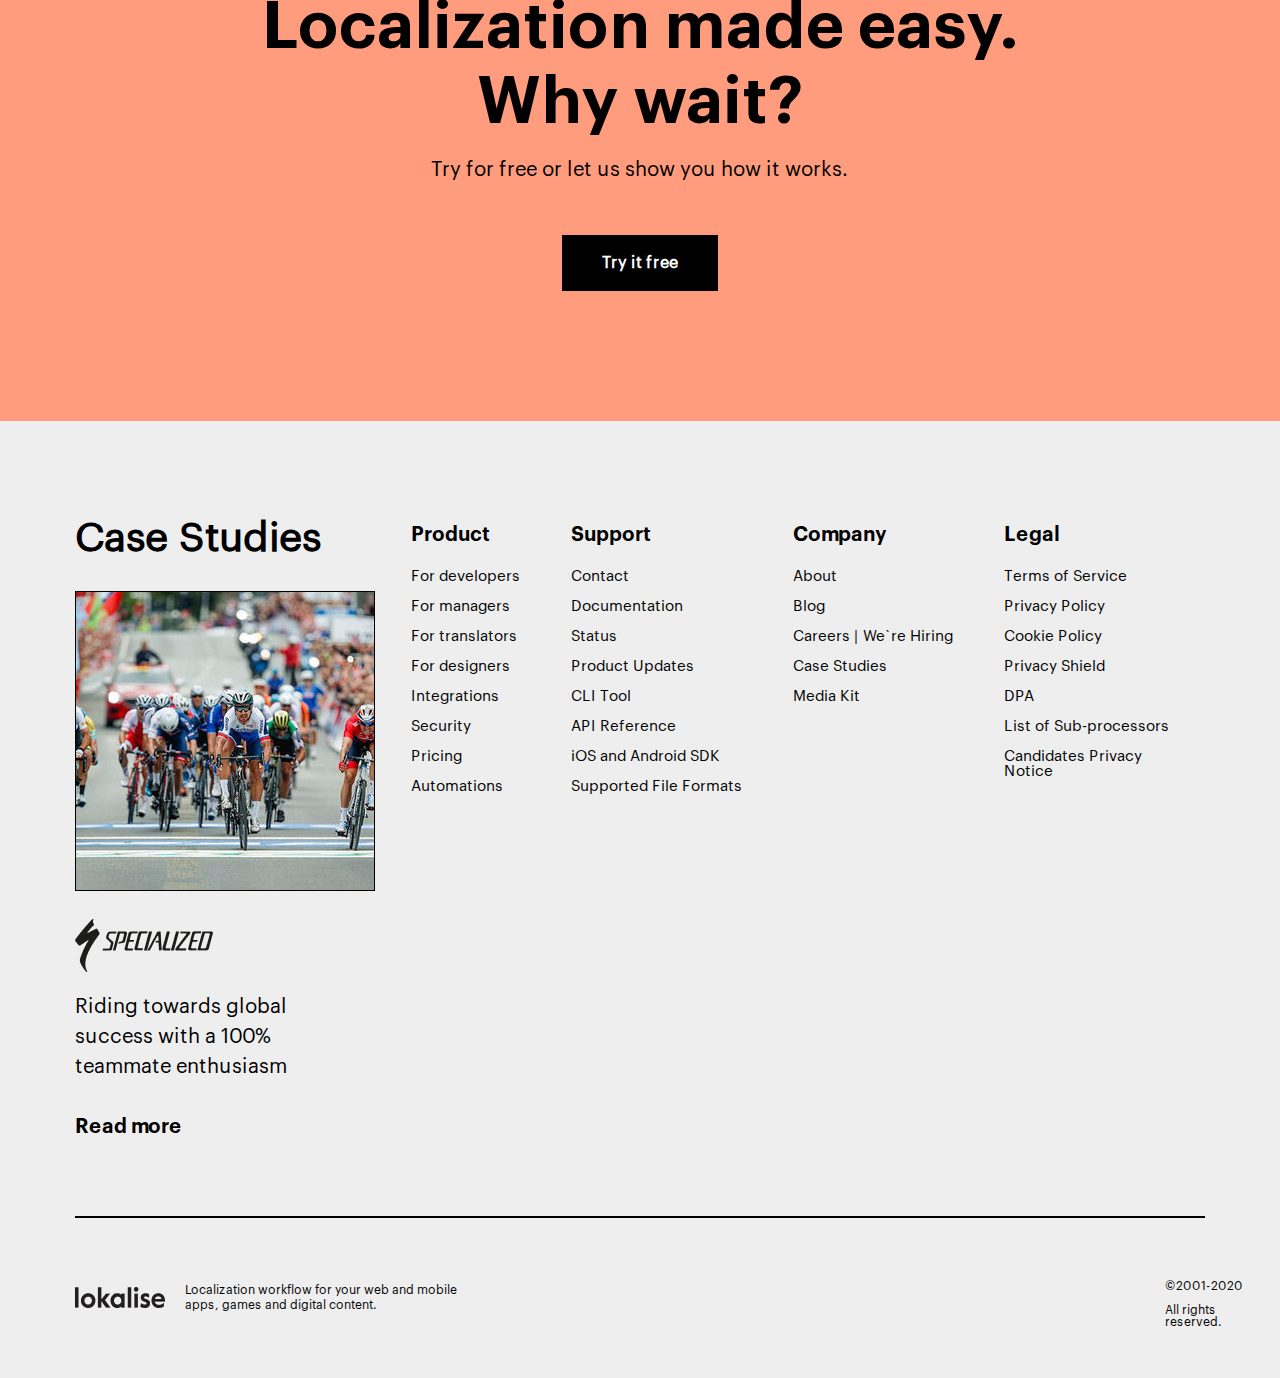
<file: Dz 17/index.html>
<!doctype html>
<html lang="en">
<head>
    <meta charset="UTF-8">
    <meta name="viewport"
          content="width=device-width, user-scalable=no, initial-scale=1.0, maximum-scale=1.0, minimum-scale=1.0">
    <meta http-equiv="X-UA-Compatible" content="ie=edge">
    <title>Document</title>
    <link rel="stylesheet" href="css/index.css">
</head>
<body>
<header>
    <div class="container">
        <a href="#">
            <img src="img/Logo.png" alt="" class="logo">
        </a>
        <nav>
            <ul>
                <li>
                    <a href="#">Product</a>
                </li>
                <li>
                    <a href="#">Features</a>
                </li>
                <li>
                    <a href="#">Pricing</a>
                </li>
                <li>
                    <a href="#">Case studies</a>
                </li>
                <li>
                    <a href="#">Resources</a>
                </li>
            </ul>
        </nav>
        <div class="button">
            <div>
                <a href="#" class="button-1">Log in</a>
            </div>
            <div>
                <a href="#" class="button-2">Try it free</a>
            </div>
        </div>
    </div>
</header>
<div class="border"></div>
<main>
    <section>
        <div class="container">
            <div class="banner">
                <div class="banner-text">
                    <h1>Accelerate localization from code to delivery</h1>
                    <div class="banner-text_1">
                        <p>A localization and translation management platform for agile teams. Embrace automation,
                            workflow
                            transparency, and fast project delivery.</p>
                    </div>
                    <div class="button-banner">
                        <div>
                            <a href="#" class="button-3">Try it free</a>
                        </div>
                        <div>
                            <a href="#" class="button-4">Book a demo</a>
                        </div>
                    </div>
                    <div class="banner-text_2">
                        <p>Try all features for 14 days · No credit card required</p>
                    </div>
                </div>
                <div>
                    <img src="img/изображение%201.png" alt="" class="banner-img">
                </div>
            </div>
        </div>
    </section>
    <section class="companies">
        <div class="companies-text">
            <h2>The preferred localization tool of 1500+ companies</h2>
        </div>
        <div class="logo-companies">
            <a href="#">
                <img src="img/1.png" alt="">
            </a>
            <a href="#">
                <img src="img/2.png" alt="">
            </a>
            <a href="#">
                <img src="img/3.png" alt="">
            </a>
            <a href="#">
                <img src="img/4.png" alt="">
            </a>
            <a href="#">
                <img src="img/5.png" alt="">
            </a>
            <a href="#">
                <img src="img/6.png" alt="">
            </a>
        </div>
    </section>
    <section class="article">
        <div class="container-article">
            <div class="article-text">
                <div class="article-text_2">
                    <h2>Control the localization process</h2>
                </div>
                <div class="article-text_3">
                    <p>Collaborate with your team in a single workspace. Add and assign tasks, track progress, and enjoy
                        a
                        seamless localization workflow where you know who is doing what and when.</p>
                </div>
                <div>
                    <a href="#" class="start">Start now</a>
                </div>
            </div>
            <div class="article-img">
                <a href="#">
                    <img src="img/11.png" alt="">
                </a>
            </div>
        </div>
    </section>
    <section class="article">
        <div class="container-article">
            <div class="article-img">
                <a href="#">
                    <img src="img/22.png" alt="">
                </a>
            </div>
            <div class="article-text_1">
                <div class="article-text_2">
                    <h2>Shorten time to market</h2>
                </div>
                <div class="article-text_3">
                    <p>Localize your product in parallel with the development cycle. Use the Adobe XD, Figma, and Sketch
                        plugins to start working on translations as soon as the product design is ready. No more idle
                        waiting.</p>
                </div>
                <div>
                    <a href="#" class="start">Start now</a>
                </div>
            </div>
        </div>
    </section>
    <section class="article">
        <div class="container-article">
            <div class="article-text">
                <div class="article-text_2">
                    <h2>Ensure quality</h2>
                </div>
                <div class="article-text_3">
                    <p>Use built-in tools — e.g. translation memory, machine translation, and QA checks — to enhance the
                        quality and cohesion of translations. Add product screenshots for context and use the in-context
                        editors for instant previews.
                    </p>
                </div>
                <div>
                    <a href="#" class="start">Start now</a>
                </div>
            </div>
            <div class="article-img">
                <a href="#">
                    <img src="img/33.png" alt="">
                </a>
            </div>
        </div>
    </section>
    <section class="article">
        <div class="container-article">
            <div class="article-img">
                <a href="#">
                    <img src="img/44.png" alt="">
                </a>
            </div>
            <div class="article-text_1">
                <div class="article-text_2">
                    <h2>Less work for developers</h2>
                </div>
                <div class="article-text_3">
                    <p>Eliminate the hassle of localization and let developers get back to their main tasks. Save hours
                        with the powerful API, CLI, mobile SDKs, and integrations with GitHub, Bitbucket, JIRA, and
                        more.
                    </p>
                </div>
                <div>
                    <a href="#" class="start">Start now</a>
                </div>
            </div>
        </div>
    </section>
    <section>
        <div class="container-card">
            <div class="card-text">
                <h2>What can you localize with Lokalise?</h2>
            </div>
            <div class="row">
                <div class="col-4">
                    <div class="card">
                        <div class="card-img">
                            <img src="img/Rectangle%201.png" alt="">
                        </div>
                        <div class="card__title">Web apps</div>
                        <div class="card__description">Any kind of web apps — backend, frontend, single page, blogs —
                            you name it.
                        </div>
                    </div>
                </div>
                <div class="col-4">
                    <div class="card">
                        <div class="card-img">
                            <img src="img/Rectangle%202.png" alt="">
                        </div>
                        <div class="card__title">Mobile apps</div>
                        <div class="card__description">Upload any mobile platform language files. Embed Lokalise iOS SDK
                            or Lokalise Android SDK if you prefer.
                        </div>
                    </div>
                </div>
                <div class="col-4">
                    <div class="card">
                        <div class="card-img">
                            <img src="img/Rectangle%203.png" alt="">
                        </div>
                        <div class="card__title">Games</div>
                        <div class="card__description">Our cloud software is trusted by many leading game developers
                            around the world.
                        </div>
                    </div>
                </div>
                <div class="col-4">
                    <div class="card">
                        <div class="card-img">
                            <img src="img/Rectangle%204.png" alt="">
                        </div>
                        <div class="card__title">Documents</div>
                        <div class="card__description">Upload your DOCX and static HTML files.</div>
                    </div>
                </div>
                <div class="col-4">
                    <div class="card">
                        <div class="card-img">
                            <img src="img/Rectangle%205.png" alt="">
                        </div>
                        <div class="card__title">Marketing e-mails</div>
                        <div class="card__description">Integrate with Salesforce Marketing Cloud (coming soon) or
                            translate static e-mails.
                        </div>
                    </div>
                </div>
                <div class="col-4">
                    <div class="card">
                        <div class="card-img">
                            <img src="img/Rectangle%206.png" alt="">
                        </div>
                        <div class="card__title">IoT</div>
                        <div class="card__description">We support most popular localization file formats.</div>
                    </div>
                </div>
            </div>
        </div>
    </section>
    <section class="prod">
        <div class="container-prod">
            <div class="prod-text">
                <h2>Boost your localization team’s productivity tenfold</h2>
            </div>
            <div class="row-1">
                <div class="col-4">
                    <div class="card-1">
                        <div class="card-img">
                            <img src="img/p1.png" alt="">
                        </div>
                        <div class="card__title-1">Managers</div>
                        <div class="card__description-1">Update existing and launch new features and products while
                            simultaneously localizing them in multiple languages. Streamline your team's workflow,
                            maximize productivity, and speed up expansion to other markets.
                        </div>
                        <a href="#" class="learn">Learn more</a>
                    </div>
                </div>
                <div class="col-4">
                    <div class="card-1">
                        <div class="card-img">
                            <img src="img/p2.png" alt="" class="img-p2">
                        </div>
                        <div class="card__title-1">Developers</div>
                        <div class="card__description-1">Set up an integration with your code repository or your own
                            custom SDK via Lokalise's powerful API. Do that once, and every time you make changes in the
                            code, they'll be automatically imported to Lokalise for translation.
                        </div>
                        <a href="#" class="learn">Learn more</a>
                    </div>
                </div>
                <div class="col-4">
                    <div class="card-1">
                        <div class="card-img">
                            <img src="img/p3.png" alt="" class="img-p3">
                        </div>
                        <div class="card__title-1">Translators</div>
                        <div class="card__description-1">Eliminate double-work and neverending revisions with visual
                            context (screenshots) and live previews. Improve the quality and speed of your translations
                            with built-in CAT tools, like autocomplete, inline machine translation, and translation
                            memory.
                        </div>
                        <a href="#" class="learn">Learn more</a>
                    </div>
                </div>
            </div>
        </div>
    </section>
    <section class="chief">
        <div class="container-chief">
            <div class="chief-text">
                <h3>“Lokalise has turned a task we were dreading into an absolute pleasure. Great platform, intuitive
                    UX,
                    powerful API. The automatic text recognition for screenshots has been a lifesaver, and over-the-air
                    updates are the icing on the cake.”</h3>
            </div>
            <div class="chief-text_1">
                <p>Edward Cooper, Chief Mobile Officer</p>
            </div>
            <a href="#">
                <img src="img/logo1.png" alt="">
            </a>
            <a href="#">
                <img src="img/foto.png" alt="">
            </a>
        </div>
    </section>
    <section class="software">
        <div class="container-software">
            <img src="img/Frame%201.png" alt="" class="frame-1">
            <div class="software-text">
                <h3>The most-loved translation management software</h3>
            </div>
            <img src="img/Frame%202.png" alt="" class="">
            <img src="img/Frame%203.png" alt="">
            <img src="img/Frame%204.png" alt="">
        </div>
    </section>
    <section>
        <div class="container-bird">
            <div class="bird-text">
                <h1>Integrate Lokalise with your work tools</h1>
            </div>
            <div class="bird-text_1">
                <p>Automate processes, eliminate routine tasks, and track progress with ease.</p>
            </div>
            <a href="#">
                <img src="img/изображение%202.png" alt="">
            </a>
            <a href="#" class="button-5">See all integrations</a>
        </div>
    </section>
    <section>
        <div class="container-next">
            <div class="next-text">
                <h1>Localization made easy. Why wait?</h1>
            </div>
            <div class="next-text_1">
                <p>Try for free or let us show you how it works.</p>
            </div>
            <a href="#" class="button-6">Try it free</a>
        </div>
    </section>
</main>
<footer>
    <div class="footer">
        <div class="footer-logo">
            <div class="footer-text">
                <h4>Case Studies</h4>
            </div>
            <img src="img/footer.png" alt="" class="footer-img">
            <img src="img/1.png" alt="">
            <div class="footer-text_1">
                <p>Riding towards global success with a 100% teammate enthusiasm</p>
            </div>
            <a href="#" class="read">Read more</a>
        </div>
        <nav>
            <ul class="item">
                <li>
                    <a href="" class="product">Product</a>
                </li>
                <li>
                    <a href="#" class="nav">For developers</a>
                </li>
                <li>
                    <a href="#" class="nav">For managers</a>
                </li>
                <li>
                    <a href="#" class="nav">For translators</a>
                </li>
                <li>
                    <a href="#" class="nav">For designers</a>
                </li>
                <li>
                    <a href="#" class="nav">Integrations</a>
                </li>
                <li>
                    <a href="#" class="nav">Security</a>
                </li>
                <li>
                    <a href="#" class="nav">Pricing</a>
                </li>
                <li>
                    <a href="#" class="nav">Automations</a>
                </li>
            </ul>
        </nav>
        <nav>
            <ul class="item">
                <li>
                    <a href="" class="product">Support</a>
                </li>
                <li>
                    <a href="#" class="nav">Contact</a>
                </li>
                <li>
                    <a href="#" class="nav">Documentation</a>
                </li>
                <li>
                    <a href="#" class="nav">Status</a>
                </li>
                <li>
                    <a href="#" class="nav">Product Updates</a>
                </li>
                <li>
                    <a href="#" class="nav">CLI Tool</a>
                </li>
                <li>
                    <a href="#" class="nav">API Reference</a>
                </li>
                <li>
                    <a href="#" class="nav">iOS and Android SDK</a>
                </li>
                <li>
                    <a href="#" class="nav">Supported File Formats</a>
                </li>
            </ul>
        </nav>
        <nav>
            <ul class="item">
                <li>
                    <a href="" class="product">Company</a>
                </li>
                <li>
                    <a href="#" class="nav">About</a>
                </li>
                <li>
                    <a href="#" class="nav">Blog</a>
                </li>
                <li>
                    <a href="#" class="nav">Careers | We`re Hiring</a>
                </li>
                <li>
                    <a href="#" class="nav">Case Studies</a>
                </li>
                <li>
                    <a href="#" class="nav">Media Kit</a>
                </li>
            </ul>
        </nav>
        <nav>
            <ul class="item">
                <li>
                    <a href="" class="product">Legal</a>
                </li>
                <li>
                    <a href="#" class="nav">Terms of Service</a>
                </li>
                <li>
                    <a href="#" class="nav">Privacy Policy</a>
                </li>
                <li>
                    <a href="#" class="nav">Cookie Policy</a>
                </li>
                <li>
                    <a href="#" class="nav">Privacy Shield</a>
                </li>
                <li>
                    <a href="#" class="nav">DPA</a>
                </li>
                <li>
                    <a href="#" class="nav">List of Sub-processors</a>
                </li>
                <li>
                    <a href="#" class="nav-1">Candidates Privacy Notice</a>
                </li>
            </ul>
        </nav>
    </div>
    <div class="border-1"></div>
    <div class="end">
        <img src="img/footer%20logo.png" alt="">
        <div class="end-text">
            <p>Localization workflow for your web and mobile apps, games and digital content.</p>
        </div>
        <div class="end-text_1">
            <p>©2001-2020</p>
            <p>All rights reserved.</p>
        </div>
    </div>
</footer>
</body>
</html>
</file>
<file: css/index.css>
@charset "UTF-8";

@font-face {
    font-family: GraphikLCG-Regular;
    src: url(../font/GraphikLCG-Regular.ttf);
}

@font-face {
    font-family: GraphikLCG-Semibold;
    src: url(../font/GraphikLCG-Semibold.ttf);
}

* {
    box-sizing: border-box;
}

body {
    max-width: 1440px;
    margin: auto;
    font-family: GraphikLCG-Regular, serif;
    font-style: normal;
    font-size: 16px;
}

header {
    height: 95px;
    display: flex;
    flex-grow: 1;
}

.container {
    max-width: 1370px;
    display: flex;
    flex-grow: 1;
    margin: auto;
    padding: 0 15px;
}

header ul {
    display: flex;
}

li {
    list-style: none;
    font-weight: 400;
    size: 15px;
}

ul li {
    display: flex;
    padding: 0 15px;
}

ul {
    margin: 0;
}

li a {
    color: black;
    text-decoration: none;
}

.logo {
    margin-left: 50px;
}

.button {
    display: flex;
    justify-content: flex-end;
    flex-grow: 1;
    margin-right: 50px;
}

.button-1 {
    max-width: 120px;
    max-height: 45px;
    border: 1px solid rgba(0, 0, 0, 0.5);
    color: black;
    padding: 10px 36px;
    margin: 5px;
    text-decoration: none;
}

.button-2 {
    max-width: 120px;
    max-height: 45px;
    background: #FF6336;
    border: 1px solid #FF6336;
    color: white;
    padding: 10px 36px;
    text-decoration: none;
}

.border {
    border: 1px solid #E5E5E5;
}

.banner {
    display: flex;
    flex-wrap: wrap;
    padding-bottom: 172px;
}

.banner-text h1 {
    max-width: 552px;
    max-height: 210px;
    font-weight: 600;
    font-size: 4rem;
    line-height: 70px;
    margin-bottom: 0;
    margin-top: 129px;
    font-family: GraphikLCG-Semibold, serif;
}

.banner-text_1 p {
    max-width: 471px;
    max-height: 140px;
    font-weight: 400;
    font-size: 1.5rem;
    line-height: 35px;
    margin-top: 51px;
    margin-bottom: 50px;
}

.button-banner {
    display: flex;
    margin-bottom: 40px;
}

.button-4 {
    max-width: 160px;
    max-height: 60px;
    border: 1px solid rgba(0, 0, 0, 0.5);
    color: black;
    padding: 21px 36px;
    margin: 5px;
    font-weight: 600;
    font-size: 1rem;
    text-decoration: none;
}

.button-3 {
    background: #FF6336;
    border: 1px solid #FF6336;
    color: white;
    padding: 21px 43px;
    font-weight: 600;
    font-size: 1rem;
    text-decoration: none;
}

.banner-text_2 p {
    font-weight: 400;
    font-size: 0.93rem;
    line-height: 25px;
}

.banner-img {
    max-width: 759px;
    max-height: 529px;
    display: flex;
    justify-content: center;
    margin-top: 151px;
}

.companies {
    display: flex;
    flex-wrap: wrap;
    align-items: center;
    justify-content: center;
    background: #FF9C7D;
    padding-top: 108px;
    padding-bottom: 108px;
}

.companies-text h2 {
    font-family: GraphikLCG-Semibold, serif;
    display: flex;
    align-items: center;
    max-width: 720px;
    font-weight: 700;
    font-size: 3.12rem;
    line-height: 60px;
    text-align: center;
    padding-bottom: 50px;
}

.logo-companies {
    display: flex;
    justify-content: space-evenly;
    flex-grow: 1;
}

.article {
    display: flex;
    flex-wrap: wrap;
    justify-content: space-around;
}

.container-article {
    display: flex;
    padding: 90px 75px;
    align-items: center;
}

.article-text {
    padding-right: 140px;
}

.article-text_1 {
    padding-left: 140px;
}

.article-text_2 h2 {
    font-family: GraphikLCG-Semibold, serif;
    font-weight: 600;
    font-size: 3.12rem;
    line-height: 60px;
}

.article-text_3 p {
    max-width: 491px;
    max-height: 120px;
    font-weight: 400;
    font-size: 1.25rem;
    line-height: 30px;
}

.start {
    font-weight: 600;
    font-size: 1.25rem;
    line-height: 70px;
    padding-left: 0;
    color: black;
    text-decoration: none;
}

.article-img {
    margin-bottom: 20px;
}

.article-images {
    max-width: 632px;
}

.container-card {
    max-width: 1440px;
    display: flex;
    flex-wrap: wrap;
    margin: auto;
    align-items: center;
    justify-content: center;
    background: #FFF8E4;
    padding-top: 147px;
    padding-bottom: 110px;
}

.card-text h2 {
    font-family: GraphikLCG-Semibold, serif;
    font-weight: 600;
    font-size: 3.12rem;
    line-height: 60px;
    margin-top: 0;
    text-align: center;
}

.row {
    display: flex;
    flex-wrap: wrap;
    align-items: center;
    justify-content: space-evenly;
}

.col-4 {
    max-width: 30%;
    max-height: 300px;
    padding: 15px 15px;
    display: flex;
    margin-bottom: 30px;
}

.card {
    text-align: center;
    padding: 0px 15px;
}

.card-img {
    padding-top: 40px;
}

.card__title {
    font-weight: 600;
    font-size: 1.56rem;
    line-height: 35px;
    padding: 25px;
}

.card__description {
    font-weight: 400;
    font-size: 1.12rem;
    line-height: 25px;
}

.prod {
    display: flex;
    flex-wrap: wrap;
    align-items: flex-start;
    padding-top: 154px;
    padding-bottom: 75px;
    padding-left: 75px;
}

.prod-text h2 {
    font-family: GraphikLCG-Semibold, serif;
    font-weight: 600;
    font-size: 3.12rem;
    line-height: 60px;
    margin-top: 0;
    justify-content: flex-start;
}

.row-1 {
    display: flex;
    align-items: flex-start;
    justify-content: space-between;
    margin-right: 50px;
}

.learn {
    font-weight: 600;
    font-size: 1.12rem;
    line-height: 30px;
    padding-left: 0;
    padding-top: 20px;
    justify-content: center;
    align-items: center;
    color: black;
    text-decoration: underline;
    padding-bottom: 50px;

}

.card__title-1 {
    font-weight: 600;
    font-size: 1.87rem;
    line-height: 40px;
    padding-top: 50px;
    margin-bottom: 34px;
    font-family: 'GraphikLCG-Semibold', serif;
}

.img-p2 {
    padding-bottom: 36px;
}

.img-p3 {
    padding-bottom: 18px;
}

.card__description-1 {
    max-width: 390px;
    font-weight: 400;
    font-size: 1.12rem;
    line-height: 30px;
    padding-bottom: 25px;
}

.container-chief {
    max-height: 420px;
    background: #C9E8F2;
    display: flex;
    flex-wrap: wrap;
    flex-direction: column;
    padding-top: 63px;
    padding-left: 75px;
    margin-top: 400px;
    padding-bottom: 105px;
}

.chief-text h3 {
    max-width: 920px;
    font-weight: 400;
    font-size: 1.87rem;
    line-height: 40px;
    margin-bottom: 23px;
    margin-top: 0;
}

.chief-text_1 p {
    font-weight: 400;
    font-size: 0.93rem;
    line-height: 25px;
    margin-bottom: 14px;
}

.chief-photo {
    max-width: 310px;
}

.container-software {
    background: #DABC98;
    display: flex;
    align-items: center;
    justify-content: space-between;
    padding: 115px 137px 115px 54px;
}

.frame-1 {
    max-width: 176px;
    max-height: 154px;
}

.software-text h3 {
    max-width: 461px;
    font-weight: 600;
    font-size: 2.18rem;
    line-height: 50px;
    font-family: GraphikLCG-Semibold, serif;
}

.software-img {
    max-width: 128px;
}

.container-bird {
    display: flex;
    flex-direction: column;
    align-items: center;
    justify-content: space-around;
}

.bird-img {
    max-width: 1023px;
}

.bird-text h1 {
    max-width: 791px;
    font-weight: 600;
    font-size: 4rem;
    line-height: 75px;
    text-align: center;
    margin: 0 auto;
    padding-top: 165px;
    font-family: GraphikLCG-Semibold, serif;
}

.bird-text_1 p {
    max-width: 539px;
    font-weight: 400;
    font-size: 1.56rem;
    line-height: 30px;
    text-align: center;
    padding-bottom: 25px;
}

.button-5 {
    max-width: 193px;
    background: #FF6336;
    border: 1px solid #FF6336;
    color: white;
    padding: 22px 20px;
    font-weight: 600;
    font-size: 16px;
    text-decoration: none;
    text-align: center;
    margin-top: 32px;
    margin-bottom: 160px;
}

.container-next {
    display: flex;
    flex-direction: column;
    align-items: center;
    justify-content: space-around;
    background: #FF9C7D;
}

.next-text h1 {
    max-width: 784px;
    font-weight: 600;
    font-size: 4rem;
    line-height: 75px;
    text-align: center;
    padding-top: 60px;
    font-family: GraphikLCG-Semibold, serif;
    margin-bottom: 0;
}

.next-text_1 p {
    font-weight: 400;
    font-size: 1.12rem;
}

.button-6 {
    background: black;
    color: white;
    padding: 20px 40px;
    font-weight: 600;
    font-size: 1rem;
    text-decoration: none;
    text-align: center;
    margin-top: 35px;
    margin-bottom: 130px;
}

footer {
    background: #EEEEEE;
}

.footer {
    max-height: 700px;
    padding: 92px 75px;
    display: flex;
    flex-wrap: wrap;
    justify-content: space-between;
    align-items: flex-start;
}

.footer-text h4 {
    font-weight: 600;
    font-size: 2.5rem;
    line-height: 50px;
    margin-bottom: 0;
    margin-top: 0;
}

.footer-text_1 p {
    font-weight: 400;
    font-size: 1.12rem;
    line-height: 30px;
    max-width: 290px;
}

.footer-img {
    padding: 28px 0;
}

.read {
    font-weight: 600;
    font-size: 1.12rem;
    padding-top: 15px;
    color: black;
    text-decoration: none;
    font-family: GraphikLCG-Semibold, serif;
}

.product {
    font-weight: 600;
    font-size: 1.12rem;
    line-height: 25px;
    padding-top: 10px;
    padding-bottom: 21px;
    font-family: GraphikLCG-Semibold, serif;
}

.item {
    display: flex;
    padding-bottom: 20px;
    flex-wrap: wrap;
    flex-direction: column;
    justify-content: space-around;
    align-items: flex-start;
    padding-left: 0;

}

.nav {
    padding-bottom: 15px;
    font-weight: 400;
    font-size: 0.93rem;
    line-height: 15px;
}

.nav-1 {
    padding-bottom: 15px;
    font-weight: 400;
    font-size: 0.93rem;
    line-height: 15px;
    max-width: 138px;
}

.border-1 {
    border: 1px solid black;
    margin: 25px 75px 0;
}

.end {
    display: flex;
    align-items: center;
    justify-content: space-between;
    padding: 50px 150px 50px 75px;
}

.end-text p {
    max-width: 300px;
    font-weight: 400;
    font-size: 0.75rem;
    line-height: 15px;
    margin-right: auto;
    padding-left: 20px;
    display: flex;
    align-items: center;
    justify-content: space-between;
}


.footer-logo {
    display: flex;
    flex-wrap: wrap;
    flex-direction: column;
    justify-content: space-around;
    align-items: flex-start;
    padding-right: 110px;
}

.footer-img {
    max-width: 300px;
}


.end-text_1 p {
    margin-bottom: 0;
    width: 109px;
    font-weight: 400;
    font-size: 0.75rem;
    margin-left: 700px;
}

@media (max-width: 1440px) {
    body {
        font-size: 16px;
    }
}

@media (max-width: 1280px) {
    body {
        font-size: 14px;
    }

    .banner {
        padding-bottom: 110px;
    }

    .banner-text h1 {
        font-weight: 400;
        font-size: 3rem;
        line-height: 50px;
        margin-top: 50px;
    }

    .banner-text_1 p {
        max-width: 439px;
        font-weight: 300;
        font-size: 1.5rem;
        line-height: 32px;
        margin-top: 25px;
        margin-bottom: 55px;
    }

    .button-3 .button-4 {
        padding: 18px 37px;
        font-weight: 500;
    }

    .banner-text {
        padding-left: 15px;
    }

    .banner-img {
        max-width: 710px;
        max-height: 400px;
        margin-top: 60px;
    }

    .companies {
        padding-top: 80px;
        padding-bottom: 80px;
    }

    .container-article {
        padding: 50px 75px;
    }

    .article-images {
        max-width: 560px;
    }

    .article-text_2 h2 {
        font-size: 3rem;
        line-height: 50px;
    }

    .article-text_3 p {
        font-size: 1.1rem;
        line-height: 25px;
    }

    .article-text {
        padding-right: 80px;
    }

    .article-text_1 {
        padding-left: 80px;
    }

    .start {
        font-size: 1.1rem;
    }

    .container-card {
        padding-top: 110px;
        padding-bottom: 80px;
    }

    .card-text h2 {
        font-size: 3rem;
    }

    .prod {
        padding-top: 100px;
        padding-bottom: 10px;
    }

    .prod-text h2 {
        font-size: 2.8rem;
        line-height: 30px;
    }

    .container-chief {
        padding-top: 50px;
        padding-bottom: 70px;
    }

    .chief-text h3 {
        max-width: 750px;
        font-size: 1.50rem;
        line-height: 38px;
        margin-bottom: 10px;
    }

    .container-software {
        padding: 100px 134px 100px 54px;
    }

    .bird-text h1 {
        font-size: 3.5rem;
        padding-top: 130px;
    }

    .button-5 {
        margin-bottom: 100px;
    }

    .next-text h1 {
        font-size: 3.5rem;
        line-height: 67px;
        padding-top: 33px;
    }

    .button-6 {
        margin-top: 25px;
        margin-bottom: 100px;
    }

    .footer {
        padding-top: 75px;
        padding-bottom: 40px;
    }

    .end {
        padding: 45px 75px 40px 75px;
    }

    .end-text_1 p {
        margin-left: 580px;
        margin-right: 40px;
    }

    .footer-text_1 p {
        font-size: 1rem;
        line-height: 25px;
    }

    .border-1 {
        margin-top: 60px;
    }

    .footer-logo {
        padding-right: 20px;
    }
}

@media (max-width: 1195px) {
    body {
        font-size: 12px;
    }

    .banner-text_1 p {
        font-size: 1.3rem;
    }

    .article-text_3 p {
        font-size: 1rem;
        line-height: 22px;
    }

    .article-text {
        padding-right: 80px;
    }

    .article-text_1 {
        padding-left: 80px;
    }

    .article-images {
        max-width: 520px;
    }

    .prod-text h2 {
        font-size: 2.5rem;
    }

    .bird-text h1 {
        font-size: 3.0rem;
        padding-top: 100px;
    }

    .next-text h1 {
        font-size: 3rem;
        margin-top: 10px;
    }

    .nav {
        font-size: 0.8rem;
        line-height: 10px;
    }

    .nav-1 {
        font-size: 0.8rem;
        line-height: 10px;
    }

    .end {
        padding: 30px 75px 30px 75px;
    }

    .border-1 {
        margin-top: 45px;
    }
}

@media (max-width: 1138px) {
    body {
        font-size: 12px;
    }

    .article-images {
        max-width: 476px;
        padding-right: 30px;
    }

    .chief-text h3 {
        max-width: 640px;
    }

    .software-text h3 {
        max-width: 421px;
        font-size: 2rem;
    }

    .container-software {
        padding: 100px 100px 100px 54px;
    }

    .bird-img {
        max-width: 1000px;
    }

    .end-text_1 p {
        margin-left: 460px;
    }

    .footer-img {
        padding: 25px 0;
        max-width: 250px;
    }
}

@media (max-width: 1087px) {
    body {
        font-size: 12px;
    }

    .product {
        font-size: 1rem;
        padding-top: 10px;
        padding-bottom: 10px;
    }

    .nav .nav-1 {
        font-size: 0.6rem;
        line-height: 6px;
    }

    .footer-text_1 p {
        font-size: 0.8rem;
        line-height: 21px;
    }

    .article-images {
        max-width: 457px;
        padding-right: 5px;
    }

    .banner-img {
        max-width: 516px;
        max-height: 359px;
        margin-top: 60px;
    }

    .banner {
        padding-bottom: 80px;
    }

    .chief-text h3 {
        max-width: 571px;
        font-size: 1.3rem;
        line-height: 30px;
    }

    .container-software {
        padding: 70px 100px 70px 54px;
    }

    .software-text h3 {
        max-width: 382px;
        font-size: 1.8rem;
        line-height: 42px;
    }
}

@media (max-width: 980px) {
    body {
        font-size: 12px;
    }

    .software-text h3 {
        max-width: 382px;
        font-size: 1.5rem;
        line-height: 30px;
    }

    .frame-1 {
        max-width: 157px;
        margin-right: 20px;
    }

    .footer-img {
        padding: 10px 0;
        max-width: 230px;
    }

    .footer-text h4 {
        font-size: 2rem;
    }

    .product {
        font-size: 0.8rem;
    }

    .nav .nav-1 {
        font-size: 0.5rem;
        line-height: 5px;
    }

    .footer-text_1 p {
        max-width: 213px;
    }

    .footer {
        padding: 92px 50px;
    }

    .chief-text h3 {
        max-width: 445px;
        font-size: 1.1rem;
        line-height: 26px;
    }

    .chief-photo {
        max-width: 260px;
    }

    .software-img {
        max-width: 85px;
    }

    .prod-text h2 {
        font-size: 2rem;
    }

    .article-images {
        max-width: 409px;
        padding-right: 5px;
    }

    .footer {
        padding: 46px 50px;
    }

    .end-text_1 p {
        margin-left: 273px;
    }

    ul li {
        padding: 0 5px;
    }

    .button-1 {
        padding: 10px 25px;
    }

    .button-2 {
        padding: 10px 25px;
    }

    .button {
        margin-right: 100px;
    }

    .logo {
        margin-left: 100px;
    }
}

@media (max-width: 921px) {
    header ul {
        flex-direction: column;
        align-items: center;
        margin-left: 98px;
    }

    .button {
        margin-top: 20px;
    }

    .logo {
        margin-top: 20px;
    }

    .banner-text h1 {
        font-size: 2rem;
        line-height: 40px;
        margin-top: 35px;
    }

    .banner-text_1 p {
        line-height: 26px;
    }

    .banner {
        padding-bottom: 40px;
    }

    .companies-text h2 {
        font-size: 2.5rem;
        line-height: 53px;
        padding-bottom: 25px;
    }

    .companies {
        padding-top: 50px;
        padding-bottom: 50px;
    }

    .article-text_2 h2 {
        font-size: 2rem;
        line-height: 40px;
    }

    .article-text_3 p {
        font-size: 1rem;
        line-height: 19px;
    }

    .article-images {
        max-width: 379px;
    }

    .card-text h2 {
        font-size: 2rem;
    }

    .container-card {
        padding-top: 70px;
    }

    .col-4 {
        max-width: 32%;
        max-height: 280px;
        margin-bottom: 10px;
    }

    .prod {
        padding-top: 60px;
    }

    .card__title-1 {
        font-size: 1.5rem;
        line-height: 0px;
        padding-top: 44px;
        margin-bottom: 25px;
    }

    .card__description-1 {
        max-width: 374px;
        font-size: 1rem;
        line-height: 24px;
    }

    .container-chief {
        margin-top: 350px;
    }

    .software-text h3 {
        max-width: 317px;
    }

    .bird-text h1 {
        font-size: 2.0rem;
        padding-top: 50px;
    }

    .bird-text_1 p {
        font-size: 1.3rem;
        line-height: 27px;
        padding-bottom: 15px;
    }

    .bird-img {
        max-width: 800px;
    }

    .button-5 {
        margin-bottom: 70px;
    }

    .next-text h1 {
        font-size: 2rem;
        margin-top: 5px;
    }

    .button-6 {
        margin-top: 15px;
        margin-bottom: 50px;
    }

    .footer {
        flex-direction: column;
        max-height: none;
        align-items: center;
    }

    .footer-logo {
        align-items: center;
        padding-bottom: 20px;
        padding-right: 0;
    }

    .item {
        padding-bottom: 5px;
        padding-left: 0;
        align-items: center;
    }

    ul li {
        text-align: center;
    }

    .border-1 {
        margin-top: 0;
    }

    .button-3 {
        padding: 10px 20px;
        font-size: 0.7rem;
    }

    .button-4 {
        padding: 10px 20px;
        font-size: 0.7rem;
    }

    .banner-text_1 p {
        font-size: 1rem;
        margin-top: 20px;
        margin-bottom: 40px;
    }

    .banner-img {
        max-width: 400px;
        margin-top: 40px;
    }

    .container-article {
        padding: 30px 75px;
    }

}

@media (max-width: 855px) {
    header ul {
        margin-left: 40px;
    }

    .companies-text h2 {
        font-size: 2rem;
        line-height: 40px;
        padding-bottom: 10px;
    }

    .companies {
        padding-top: 30px;
        padding-bottom: 30px;
    }

    .logo-companies {
        flex-wrap: wrap;
    }

    .article-text_2 h2 {
        font-size: 1.3rem;
        line-height: 24px;
    }

    .article-images {
        max-width: 348px;
    }

    .prod-text h2 {
        font-size: 1.5rem;
    }

    .col-4 {
        max-width: 32%;
        margin-bottom: 20px;
    }

    .card__description-1 {
        font-size: 0.8rem;
        line-height: 19px;
    }

    .container-chief {
        margin-top: 264px;
    }

    .software-text h3 {
        max-width: 240px;
    }

    .software-text h3 {
        font-size: 1.2rem;
        line-height: 21px;
    }
}

@media (max-width: 768px) {
    body {
        font-size: 11px;
    }

    .software-text h3 {
        max-width: 382px;
        font-size: 1.2rem;
        line-height: 21px;
    }

    .banner-img {
        max-width: 340px;
        margin-top: 38px;
    }

    .companies-text h2 {
        font-size: 1.5rem;
        line-height: 39px;
        padding-bottom: 8px;
    }

    .container-card {
        padding-top: 40px;
    }

    .container-software {
        padding: 50px;
    }

    .end-text_1 p {
        margin-left: 120px;
    }

    .footer-text h4 {
        font-size: 1.5rem;
        line-height: 40px;
    }

    .button-5 {
        padding: 15px 15px;
        font-size: 15px;
        margin-top: 25px;
        margin-bottom: 80px;
    }

    .bird-img {
        max-width: 600px;
    }

    .chief-text h3 {
        max-width: 341px;
        font-size: 1rem;
        line-height: 22px;
    }

    .logo-companies {
        max-width: 60%;
    }

    .container-article {
        padding: 30px 30px;
    }

    .article-text_2 h2 {
        font-size: 1rem;
        line-height: 20px;
    }

    .article-text_3 p {
        font-size: 0.7rem;
        line-height: 16px;
    }

    .start {
        font-size: 1rem;
        line-height: 64px;
    }

    .article-images {
        max-width: 319px;
    }

    .container-article {
        padding: 20px 30px;
    }

    .card__description {
        font-size: 0.8rem;
        line-height: 18px;
    }

    .card__title {
        font-size: 1.2rem;
        line-height: 18px;
        padding: 20px;
    }

    .col-4 {
        margin-bottom: 0;
    }

    .card-img {
        padding-top: 0px;
    }

    .container-software {
        padding: 25px;
    }

    .software-text h3 {
        max-width: 194px;
        font-size: 1rem;
        line-height: 19px;
    }
}

@media (max-width: 702px) {
    body {
        font-size: 10px;
    }

    .logo {
        margin-left: 0;
    }

    .button {
        margin-right: 0;
    }

    header ul {
        margin-left: 80px;
    }

    .banner-text h1 {
        font-size: 1.5rem;
        line-height: 32px;
        margin-top: 27px;
    }

    .banner-text_2 p {
        font-weight: 400;
        font-size: 0.7rem;
        line-height: 0;
    }

}

@media (max-width: 680px) {
    body {
        font-size: 8px
    }

    .prod-text h2 {
        font-size: 1rem;
        text-align: end;
    }

    .card-text h2 {
        font-size: 1.5rem;
    }

    .container-card {
        padding-bottom: 50px;
    }

    .col-4 {
        max-width: 37%;
    }

    .row-1 {
        flex-wrap: wrap;
        flex-direction: column;
        align-items: flex-end;
    }

    .card__title-1 {
        font-size: 1rem;
        line-height: 0;
        padding-top: 25px;
        margin-bottom: 20px;
    }

    .card__title-1 {
        padding-top: 20px;
        margin-bottom: 15px;
        text-align: center;
    }

    .card__description-1 {
        text-align: center;
    }

    .learn {
        font-size: 1rem;
        line-height: 18px;
        padding-top: 18px;
        text-align: center;
        padding-left: 58px;
    }

    .col-4 {
        max-width: 59%;
        max-height: none;
        padding: 0;
    }

    .card-img {
        padding-top: 40px;
        text-align: center;
    }

    .container-chief {
        margin-top: 20px;
    }

    .chief-text h3 {
        max-width: 300px;
        font-size: 1rem;
        line-height: 22px;
    }

    .chief-photo {
        max-width: 230px;
    }

    .chief-logo {
        max-width: 80px;
    }

    .container-chief {
        padding-top: 40px;
        padding-bottom: 40px;
    }

    .frame-1 {
        max-width: 120px;
    }

    .next-text h1 {
        font-size: 1.5rem;
        margin-top: 0;
        line-height: 50px;
        padding-top: 25px;
    }

    .button-6 {
        margin-top: 10px;
        margin-bottom: 40px;
        padding: 15px 30px;
    }

    .end-text_1 p {
        margin-left: 64px;
    }

    .end {
        padding: 15px 75px 15px 75px;
    }

    .footer {
        padding: 30px 50px;
    }
}

@media (max-width: 600px) {
    body {
        font-size: 8px
    }

    .banner-img {
        max-width: 290px;
        margin-top: 20px;
    }

    .banner-text h1 {
        font-size: 1rem;
        line-height: 22px;
    }

    .banner-text_1 p {
        line-height: 17px;
        font-size: 0.7rem;
        margin-top: 10px;
        margin-bottom: 20px;
    }

    .banner-text_2 p {
        font-size: 0.5rem;
    }

    .button-3 {
        padding: 5px 5px;
        font-size: 0.5rem;
    }

    .button-4 {
        padding: 5px 5px;
        font-size: 0.5rem;
    }

    .article-text {
        padding-right: 40px;
    }

    .article-text_1 {
        padding-left: 40px;
    }

    .article-images {
        max-width: 261px;
    }

    .prod {
        padding-left: 50px;
        padding-top: 30px;
    }

    .chief-photo {
        max-width: 183px;
    }

    .bird-text_1 p {
        font-size: 1.1rem;
        line-height: 27px;
        padding-bottom: 13px;
    }

    .bird-text h1 {
        font-size: 1.5rem;
        padding-top: 30px;
    }

    .card-img {
        padding-top: 10px;
    }
}

@media (max-width: 518px) {
    body {
        font-size: 8px
    }

    header ul {
        margin-left: 15px;
    }

    .banner-img {
        max-width: 240px;
        margin-top: 20px;
    }

    .companies-text h2 {
        font-size: 1rem;
        line-height: 30px;
        padding-bottom: 5px;
    }

    .companies__img {
        margin: 10px;
    }

    .col-4 {
        max-width: 80%;
    }

    .learn {
        padding-left: 110px;
    }

    .container-chief {
        padding: 20px;
        max-width: none;
        display: block;
        text-align: center;
    }

    .chief-text h3 {
        max-width: 460px;
        margin: 0 auto;
    }

    .frame-1 {
        max-width: 90px;
    }

    .software-text h3 {
        max-width: 150px;
        font-size: 0.8rem;
        line-height: 15px;
    }

    .software-img {
        max-width: 60px;
    }

    .bird-text h1 {
        font-size: 1.2rem;
        padding-top: 20px;
    }

    .bird-text_1 p {
        max-width: 418px;
        font-size: 1rem;
        line-height: 20px;
        padding-bottom: 5px;
        margin: 0 auto;
    }

    .bird-img {
        max-width: 400px;
    }

    .button-5 {
        padding: 10px 10px;
        font-size: 12px;
        margin-bottom: 50px;
    }

    .button-1 {
        padding: 5px 20px;
    }

    .button-2 {
        padding: 5px 20px;
    }

    .end__logo {
        max-width: 60px;
    }

    .end {
        display: block;
        text-align: center;
    }

    .end-text p {
        margin: 0 auto;
        font-size: 0.5rem;
    }

    .end-text_1 p {
        margin: 0 auto;
        font-size: 0.5rem;
    }
}

@media (max-width: 430px) {
    body {
        font-size: 8px
    }

    header ul {
        margin-left: 0;
        padding-left: 10px;
    }

    .button-1 {
        padding: 5px 10px;
    }

    .button-2 {
        padding: 5px 10px;
    }

    .banner-img {
        max-width: 200px;
        margin-top: 20px;
    }

    .companies__img {
        max-width: 70px;
    }

    .article-text {
        padding-right: 0;
    }

    .article-text_1 {
        padding-left: 0;
    }

    .container-article {
        display: block;
        text-align: center;
    }

    .card-text h2 {
        font-size: 1.2rem;
        margin-bottom: 0;
    }

    .prod-text h2 {
        font-size: 1rem;
        text-align: center;
    }

    .prod {
        padding-left: 3px;
        padding-top: 30px;
    }

    .software-text h3 {
        max-width: 120px;
    }

    .next-text h1 {
        font-size: 1.2rem;
        line-height: 30px;
        padding-top: 20px;
    }

    .software-img {
        max-width: 46px;
    }

    .next-text_1 p {
        font-size: 1rem;
        margin: 5px auto;
    }

    .button-6 {
        margin-top: 10px;
        margin-bottom: 25px;
        padding: 10px 20px;
        font-size: 0.8rem;
    }

    .product {
        padding-top: 0px;
        line-height: 10px;
    }

    .nav {
        font-size: 0.5rem;
        line-height: 5px;
    }

    .nav-1 {
        font-size: 0.5rem;
        line-height: 5px;
    }
}
    @media (max-width: 375px) {
        body {
            font-size: 8px
        }

        .logo {
            max-width: 80px;
        }

        header ul {
            padding-left: 50px;
        }

        .banner-img {
            max-width: 160px;
            margin-top: 70px;
        }

        .banner-text_2 p {
            font-size: 0.4rem;
        }

        .banner-text_1 p {
            line-height: 14px;
            font-size: 0.6rem;
        }

        .card-text h2 {
            font-size: 1rem;
        }

        .banner {
            padding-bottom: 20px;
        }

        .learn {
            padding-left: 87px;
        }

        .software-text h3 {
            font-size: 0.6rem;
            line-height: 11px;
        }

        .frame-1 {
            max-width: 85px;
            margin-right: 10px;
        }

        .software-img {
            max-width: 35px;
        }
    }
</file>
<file: Dz 17/css/index.css>
@charset "UTF-8";

@font-face {
    font-family: GraphikLCG-Regular;
    src: url(../font/GraphikLCG-Regular.ttf);
}

@font-face {
    font-family: GraphikLCG-Semibold;
    src: url(../font/GraphikLCG-Semibold.ttf);
}

* {
    box-sizing: border-box;
}

body {
    max-width: 1440px;
    margin: auto;
    font-family: GraphikLCG-Regular, serif;
    font-style: normal;
}

header {
    height: 95px;
    display: flex;
    flex-grow: 1;
}

.container {
    max-width: 1340px;
    display: flex;
    flex-grow: 1;
    margin: auto;
}

header ul {
    display: flex;
}

li {
    list-style: none;
    font-weight: 400;
    size: 15px;
}

ul li {
    display: flex;
    padding: 0 15px;
}

ul {
    margin: 0;
}

li a {
    color: black;
    text-decoration: none;
}

.logo {
    margin-left: 50px;
}

.button {
    display: flex;
    justify-content: flex-end;
    flex-grow: 1;
    margin-right: 50px;
}

.button-1 {
    width: 120px;
    height: 45px;
    border: 1px solid rgba(0, 0, 0, 0.5);
    color: black;
    padding: 10px 36px;
    margin: 5px;
    text-decoration: none;
}

.button-2 {
    width: 120px;
    height: 45px;
    background: #FF6336;
    border: 1px solid #FF6336;
    color: white;
    padding: 10px 36px;
    text-decoration: none;
}

.border {
    border: 1px solid #E5E5E5;
}

.banner {
    display: flex;
    flex-wrap: wrap;
    padding-bottom: 172px;
}

.banner-text h1 {
    width: 552px;
    height: 210px;
    font-weight: 600;
    font-size: 65px;
    line-height: 70px;
    margin-bottom: 0;
    margin-top: 129px;
    font-family: GraphikLCG-Semibold, serif;
}

.banner-text_1 p {
    width: 471px;
    height: 140px;
    font-weight: 400;
    font-size: 25px;
    line-height: 35px;
    margin-top: 51px;
    margin-bottom: 50px;
}

.button-banner {
    display: flex;
    margin-bottom: 40px;
}

.button-4 {
    width: 160px;
    height: 60px;
    border: 1px solid rgba(0, 0, 0, 0.5);
    color: black;
    padding: 21px 36px;
    margin: 5px;
    font-weight: 600;
    font-size: 16px;
    text-decoration: none;
}

.button-3 {
    width: 160px;
    height: 60px;
    background: #FF6336;
    border: 1px solid #FF6336;
    color: white;
    padding: 21px 43px;
    font-weight: 600;
    font-size: 16px;
    text-decoration: none;
}

.banner-text_2 p {
    font-weight: 400;
    font-size: 15px;
    line-height: 25px;
}

.banner-img {
    width: 759px;
    height: 529px;
    display: flex;
    justify-content: center;
    margin-top: 151px;
}

.companies {
    display: flex;
    flex-wrap: wrap;
    align-items: center;
    justify-content: center;
    background: #FF9C7D;
    padding-top: 108px;
    padding-bottom: 108px;
}

.companies-text h2 {
    font-family: GraphikLCG-Semibold, serif;
    display: flex;
    align-items: center;
    width: 720px;
    font-weight: 700;
    font-size: 50px;
    line-height: 60px;
    text-align: center;
    padding-bottom: 50px;
}

.logo-companies {
    display: flex;
    justify-content: space-evenly;
    flex-grow: 1;
}

.article {
    display: flex;
    flex-wrap: wrap;
    justify-content: space-around;
}

.container-article {
    display: flex;
    padding: 90px 75px;
    align-items: center;
}

.article-text {
    padding-right: 140px;
}

.article-text_1 {
    padding-left: 140px;
}

.article-text_2 h2 {
    font-family: GraphikLCG-Semibold, serif;
    font-weight: 600;
    font-size: 50px;
    line-height: 60px;
}

.article-text_3 p {
    width: 491px;
    height: 120px;
    font-weight: 400;
    font-size: 20px;
    line-height: 30px;
}

.start {
    font-weight: 600;
    font-size: 20px;
    line-height: 70px;
    padding-left: 0;
    color: black;
    text-decoration: none;
}

.article-img {
    margin-bottom: 20px;
}

.container-card {
    width: 1440px;
    display: flex;
    flex-wrap: wrap;
    margin: auto;
    align-items: center;
    justify-content: center;
    background: #FFF8E4;
    padding-top: 147px;
    padding-bottom: 110px;
}

.card-text h2 {
    font-family: GraphikLCG-Semibold, serif;
    font-weight: 600;
    font-size: 50px;
    line-height: 60px;
    margin-top: 0;
    text-align: center;
}

.row {
    display: flex;
    flex-wrap: wrap;
    align-items: center;
    justify-content: space-evenly;
}

.col-4 {
    width: 30%;
    height: 300px;
    padding: 15px 15px;
    display: flex;
    margin-bottom: 30px;
}

.card {
    text-align: center;
    padding: 0px 15px;
}

.card-img {
    padding-top: 40px;
}

.card__title {
    font-weight: 600;
    font-size: 25px;
    line-height: 35px;
    padding: 25px;
}

.card__description {
    font-weight: 400;
    font-size: 18px;
    line-height: 25px;
}

.prod {
    display: flex;
    flex-wrap: wrap;
    align-items: flex-start;
    padding-top: 154px;
    padding-bottom: 75px;
    padding-left: 75px;
}

.prod-text h2 {
    font-family: GraphikLCG-Semibold, serif;
    font-weight: 600;
    font-size: 50px;
    line-height: 60px;
    margin-top: 0;
    justify-content: flex-start;
}

.row-1 {
    display: flex;
    align-items: flex-start;
    justify-content: space-between;
    margin-right: 50px;
}

.learn {
    font-weight: 600;
    font-size: 20px;
    line-height: 30px;
    padding-left: 0;
    padding-top: 20px;
    justify-content: center;
    align-items: center;
    color: black;
    text-decoration: underline;
    padding-bottom: 50px;

}

.card__title-1 {
    font-weight: 600;
    font-size: 30px;
    line-height: 40px;
    padding-top: 50px;
    margin-bottom: 34px;
    font-family: 'GraphikLCG-Semibold', serif;
}

.img-p2 {
    padding-bottom: 36px;
}

.img-p3 {
    padding-bottom: 18px;
}

.card__description-1 {
    width: 390px;
    font-weight: 400;
    font-size: 20px;
    line-height: 30px;
    padding-bottom: 25px;
}

.container-chief {
    height: 420px;
    background: #C9E8F2;
    display: flex;
    flex-wrap: wrap;
    flex-direction: column;
    padding-top: 63px;
    padding-left: 75px;
    margin-top: 400px;
}

.chief-text h3 {
    width: 920px;
    font-weight: 400;
    font-size: 30px;
    line-height: 40px;
    margin-bottom: 23px;
    margin-top: 0;
}

.chief-text_1 p {
    font-weight: 400;
    font-size: 15px;
    line-height: 25px;
    margin-bottom: 14px;

}

.container-software {
    background: #DABC98;
    display: flex;
    align-items: center;
    justify-content: space-between;
    padding: 115px 137px 115px 54px;
}

.frame-1 {
    width: 176px;
    height: 154px;
}

.software-text h3 {
    width: 461px;
    font-weight: 600;
    font-size: 35px;
    line-height: 50px;
    font-family: GraphikLCG-Semibold, serif;
}

.container-bird {
    display: flex;
    flex-direction: column;
    align-items: center;
    justify-content: space-around;
}

.bird-text h1 {
    width: 791px;
    font-weight: 600;
    font-size: 65px;
    line-height: 75px;
    text-align: center;
    margin: 0 auto;
    padding-top: 165px;
    font-family: GraphikLCG-Semibold, serif;
}

.bird-text_1 p {
    width: 539px;
    font-weight: 400;
    font-size: 25px;
    line-height: 30px;
    text-align: center;
    padding-bottom: 25px;
}

.button-5 {
    width: 193px;
    background: #FF6336;
    border: 1px solid #FF6336;
    color: white;
    padding: 22px 20px;
    font-weight: 600;
    font-size: 16px;
    text-decoration: none;
    text-align: center;
    margin-top: 32px;
    margin-bottom: 160px;
}

.container-next {
    display: flex;
    flex-direction: column;
    align-items: center;
    justify-content: space-around;
    background: #FF9C7D;
}

.next-text h1 {
    width: 784px;
    font-weight: 600;
    font-size: 65px;
    line-height: 75px;
    text-align: center;
    padding-top: 60px;
    font-family: GraphikLCG-Semibold, serif;
    margin-bottom: 0;
}

.next-text_1 p {
    font-weight: 400;
    font-size: 20px;
}

.button-6 {
    background: black;
    color: white;
    padding: 20px 40px;
    font-weight: 600;
    font-size: 16px;
    text-decoration: none;
    text-align: center;
    margin-top: 35px;
    margin-bottom: 130px;
}

footer {
    background: #EEEEEE;
}

.footer {
    height: 700px;
    padding: 92px 75px;
    display: flex;
    flex-wrap: wrap;
    flex-direction: column;
    justify-content: space-between;
    align-items: flex-start;
}

.footer-text h4 {
    font-weight: 600;
    font-size: 40px;
    line-height: 50px;
    margin-bottom: 0;
    margin-top: 0;
}

.footer-text_1 p{
    font-weight: 400;
    font-size: 20px;
    line-height: 30px;
    width: 290px;
}

.footer-img {
    padding: 28px 0;
}

.read {
    font-weight: 600;
    font-size: 20px;
    padding-top: 15px;
    color: black;
    text-decoration: none;
    font-family: GraphikLCG-Semibold, serif;
}

.product {
    font-weight: 600;
    font-size: 20px;
    line-height: 25px;
    padding-top: 10px;
    padding-bottom: 21px;
    font-family: GraphikLCG-Semibold, serif;
}

.item {
    display: flex;
    padding-bottom: 20px;
    flex-wrap: wrap;
    flex-direction: column;
    justify-content: space-around;
    align-items: flex-start;
    padding-left: 0;

}

.nav {
    padding-bottom: 15px;
    font-weight: 400;
    font-size: 15px;
    line-height: 15px;
}

.nav-1 {
    padding-bottom: 15px;
    font-weight: 400;
    font-size: 15px;
    line-height: 15px;
    width: 138px;
}

.border-1 {
    border: 1px solid black;
    margin: 95px 75px 0;
}

.end {
    display: flex;
    align-items: center;
    justify-content: space-between;
    padding: 50px 150px 50px 75px;
}

.end-text p {
    width: 300px;
    font-weight: 400;
    font-size: 12px;
    line-height: 15px;
    margin-right: auto;
    padding-left: 20px;
    display: flex;
    align-items: center;
    justify-content: space-between;
}


.footer-logo {
    display: flex;
    flex-wrap: wrap;
    flex-direction: column;
    justify-content: space-around;
    align-items: flex-start;
}
.end-text_1 p{
    margin-bottom: 0;
    width: 109px;
    font-weight: 400;
    font-size: 12px;
    margin-left: 700px;
}
</file>
